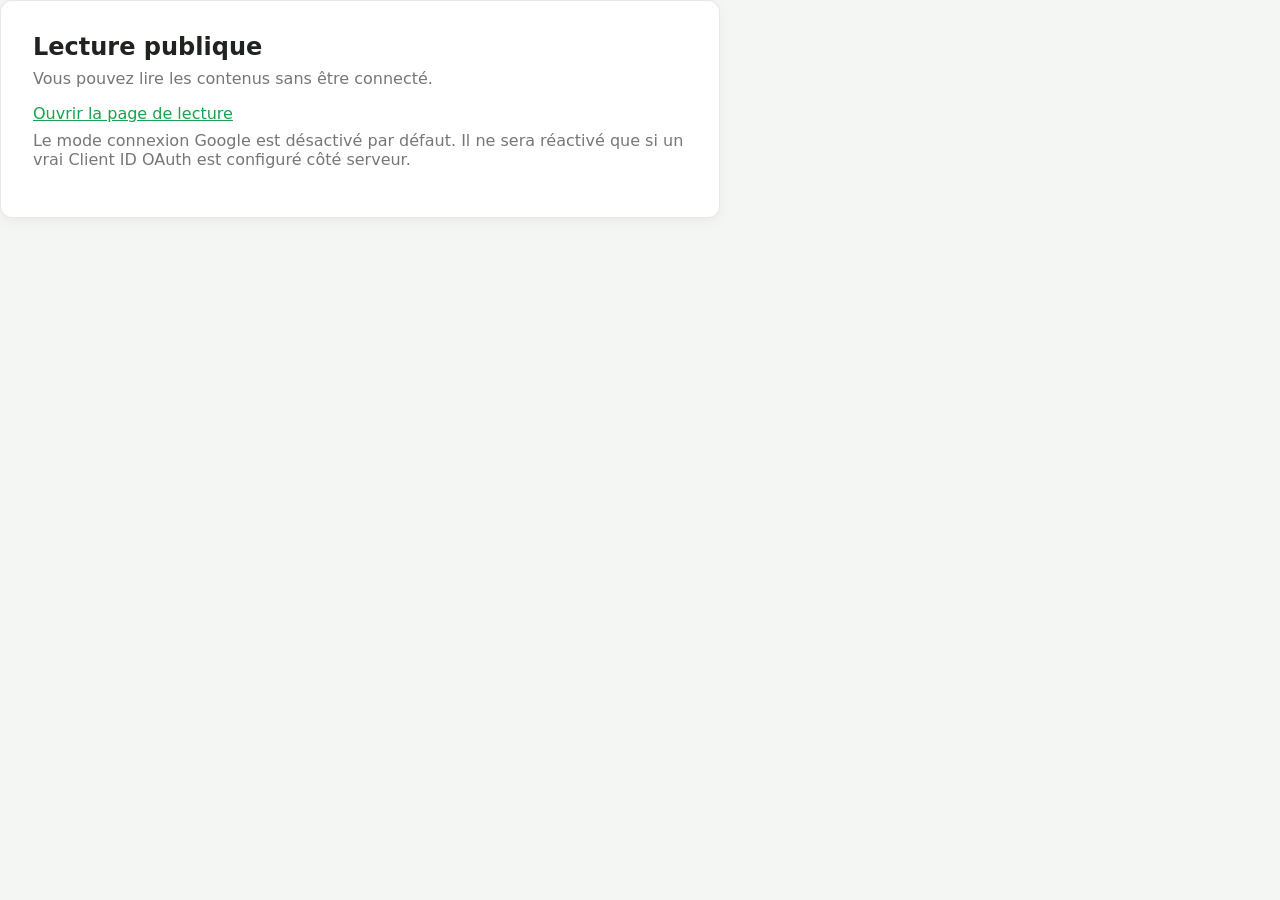
<file: html/index.html>
<!doctype html>
<html lang="fr-CM">
<head>
  <meta charset="utf-8">
  <meta name="viewport" content="width=device-width,initial-scale=1">
  <title>Carretech — Lecture</title>
  <link rel="stylesheet" href="../css/index.css">
</head>
<body>
  <main class="container">
    <section class="card">
      <h1>Lecture publique</h1>
      <p>Vous pouvez lire les contenus sans être connecté.</p>

      <div class="actions">
        <a href="./es.html" class="primary-btn">Ouvrir la page de lecture</a>
      </div>

      <p class="note">Le mode connexion Google est désactivé par défaut. Il ne sera réactivé que si un vrai Client ID OAuth est configuré côté serveur.</p>
    </section>
  </main>

  <script src="https://accounts.google.com/gsi/client" async defer></script>
  <script src="../js/google-signin.js"></script>
</body>
</html>
</file>
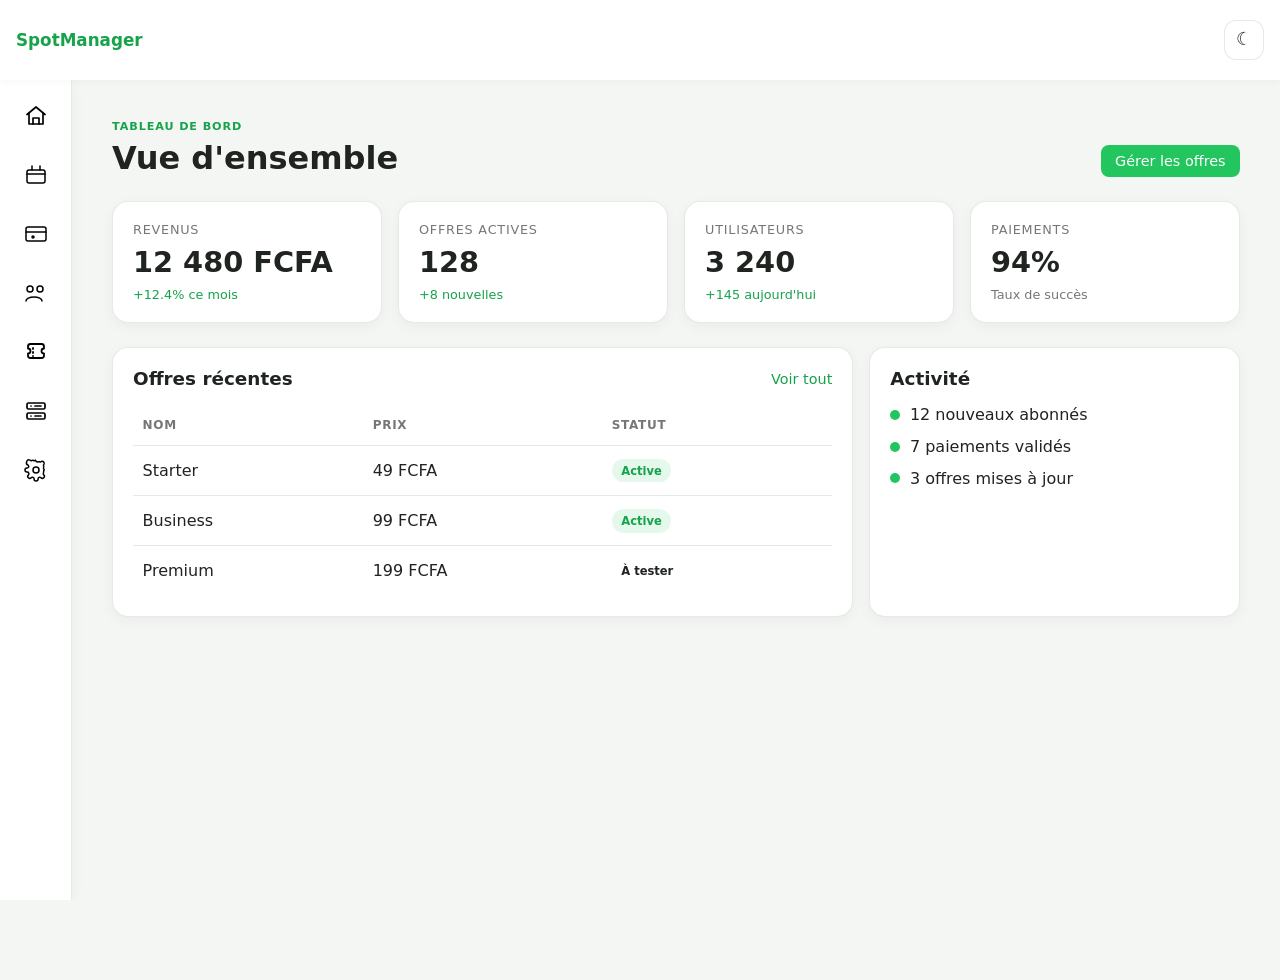
<file: html/accueil.html>
<!doctype html>
<html lang="fr-CM">
<head>
<meta charset="utf-8">
<meta name="viewport" content="width=device-width,initial-scale=1">
<title>Accueil</title>
<link rel="stylesheet" href="../css/index.css">
</head>
<body>
<header class="navbar">
<button id="nav-toggle" class="nav-toggle" aria-controls="sidebar" aria-expanded="false" aria-label="Menu">☰</button>
<div class="brand">
<span class="brand-text">SpotManager</span>
</div>
<div class="header-actions">
  <button id="theme-toggle" class="theme-toggle" type="button" aria-label="Basculer le thème" title="Basculer le thème">
    <span class="theme-icon" aria-hidden="true">☾</span>
  </button>
</div>
</header>

<div class="layout">
<aside id="sidebar" class="sidebar" aria-hidden="false">
<nav class="sidebar-nav" aria-label="Navigation principale">
<a href="accueil.html" class="nav-item" data-tooltip="Accueil" aria-label="Accueil">
<img class="icon" src="../images/icon-home.svg" alt="">
<span class="label">Accueil</span>
</a>
<a href="offres.html" class="nav-item" data-tooltip="Offres" aria-label="Offres">
<img class="icon" src="../images/icon-offers.svg" alt="">
<span class="label">Offres</span>
</a>
<a href="paiements.html" class="nav-item" data-tooltip="Paiements" aria-label="Paiements">
<img class="icon" src="../images/icon-payments.svg" alt="">
<span class="label">Paiements</span>
</a>
<a href="utilisateurs.html" class="nav-item" data-tooltip="Utilisateurs" aria-label="Utilisateurs">
<img class="icon" src="../images/icon-users.svg" alt="">
<span class="label">Utilisateurs</span>
</a>
<a href="tickets.html" class="nav-item" data-tooltip="Tickets" aria-label="Tickets">
<img class="icon" src="../images/icon-tickets.svg" alt="">
<span class="label">Tickets</span>
</a>
<a href="admin.html" class="nav-item" data-tooltip="Réseau" aria-label="Réseau">
<img class="icon" src="../images/icon-network.svg" alt="">
<span class="label">Réseau</span>
</a>
<a href="parametres.html" class="nav-item" data-tooltip="Paramètres" aria-label="Paramètres">
<img class="icon" src="../images/icon-settings.svg" alt="">
<span class="label">Paramètres</span>
</a>
</nav>
</aside>

<main class="content">
  <section class="dashboard-header">
    <div>
      <p class="eyebrow">Tableau de bord</p>
      <h1>Vue d'ensemble</h1>
    </div>
    <a href="offres.html" class="button-primary small">Gérer les offres</a>
  </section>

  <section class="stats-grid">
    <article class="stat-card">
      <span class="stat-label">Revenus</span>
      <strong class="stat-value">12 480 FCFA</strong>
      <span class="stat-trend positive">+12.4% ce mois</span>
    </article>
    <article class="stat-card">
      <span class="stat-label">Offres actives</span>
      <strong class="stat-value">128</strong>
      <span class="stat-trend positive">+8 nouvelles</span>
    </article>
    <article class="stat-card">
      <span class="stat-label">Utilisateurs</span>
      <strong class="stat-value">3 240</strong>
      <span class="stat-trend positive">+145 aujourd'hui</span>
    </article>
    <article class="stat-card">
      <span class="stat-label">Paiements</span>
      <strong class="stat-value">94%</strong>
      <span class="stat-trend neutral">Taux de succès</span>
    </article>
  </section>

  <section class="dashboard-grid">
    <article class="panel panel-wide">
      <div class="panel-header">
        <h2>Offres récentes</h2>
        <a href="offres.html">Voir tout</a>
      </div>
      <table>
        <thead>
          <tr>
            <th>Nom</th>
            <th>Prix</th>
            <th>Statut</th>
          </tr>
        </thead>
        <tbody>
          <tr>
            <td>Starter</td>
            <td>49 FCFA</td>
            <td><span class="badge success">Active</span></td>
          </tr>
          <tr>
            <td>Business</td>
            <td>99 FCFA</td>
            <td><span class="badge success">Active</span></td>
          </tr>
          <tr>
            <td>Premium</td>
            <td>199 FCFA</td>
            <td><span class="badge warning">À tester</span></td>
          </tr>
        </tbody>
      </table>
    </article>

    <article class="panel">
      <div class="panel-header">
        <h2>Activité</h2>
      </div>
      <ul class="activity-list">
        <li><span class="dot blue"></span> 12 nouveaux abonnés</li>
        <li><span class="dot green"></span> 7 paiements validés</li>
        <li><span class="dot orange"></span> 3 offres mises à jour</li>
      </ul>
    </article>
  </section>
</main>
</div>

<div id="overlay" class="overlay" hidden></div>
<script src="../js/ui.js"></script>
</body>
</html>
</file>
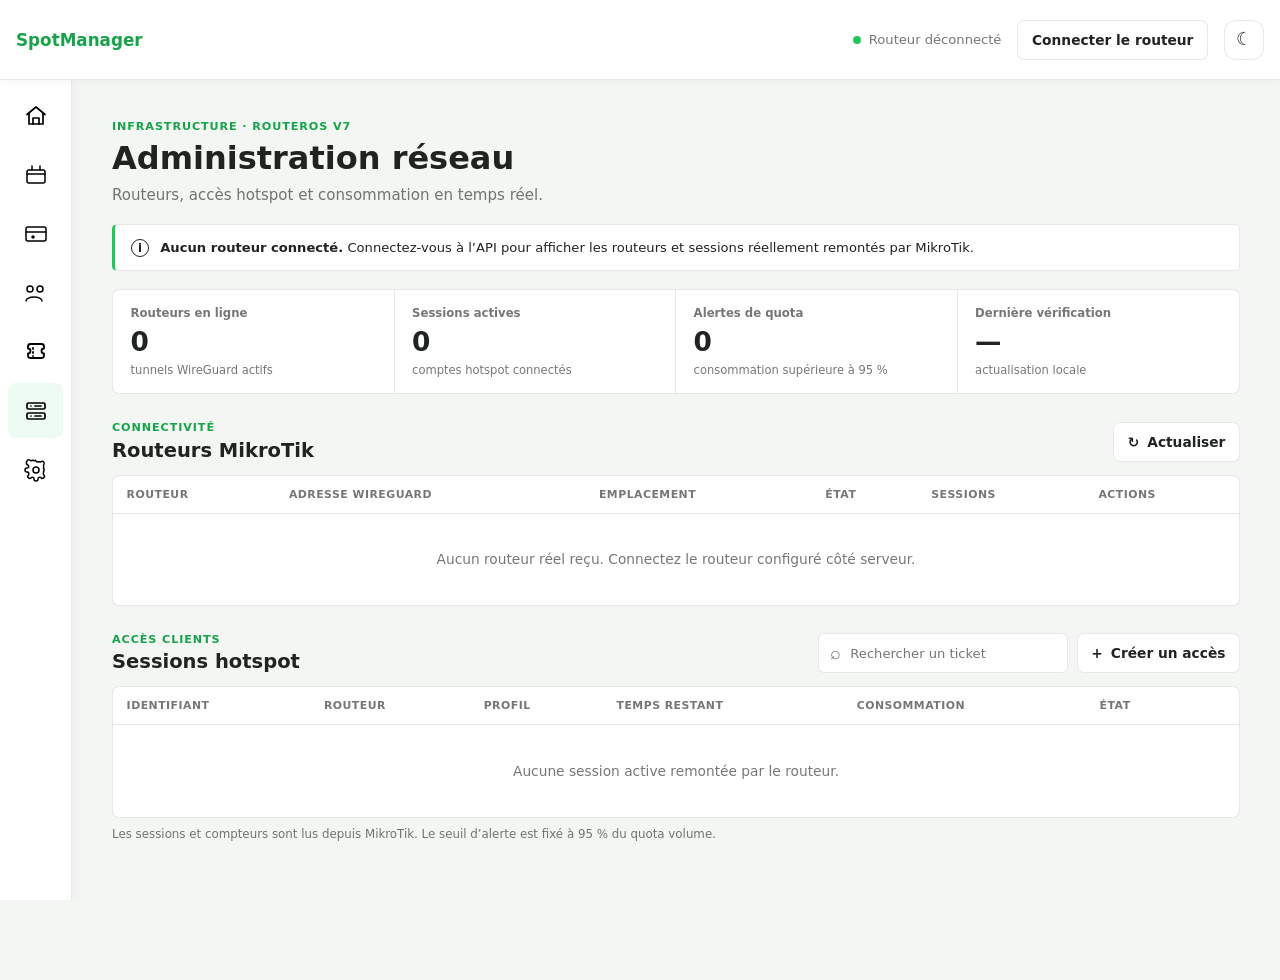
<file: html/admin.html>
<!doctype html>
<html lang="fr-CM">
<head>
  <meta charset="utf-8">
  <meta name="viewport" content="width=device-width,initial-scale=1">
  <title>SpotManager — Administration réseau</title>
  <link rel="stylesheet" href="../css/index.css">
  <link rel="stylesheet" href="../css/admin.css">
</head>
<body class="network-page">
  <header class="navbar">
    <button id="nav-toggle" class="nav-toggle" aria-controls="sidebar" aria-expanded="false" aria-label="Menu">☰</button>
    <div class="brand"><span class="brand-text">SpotManager</span></div>
    <div class="header-actions">
      <span class="admin-mode" id="connection-state"><span class="mode-dot"></span> Mode démonstration</span>
      <button class="admin-button secondary-button" id="connect-router-open" type="button">Connecter le routeur</button>
      <button class="admin-button secondary-button" id="disconnect-router" type="button" hidden>Déconnexion</button>
      <button id="theme-toggle" class="theme-toggle" type="button" aria-label="Basculer le thème" title="Basculer le thème">
        <span class="theme-icon" aria-hidden="true">☾</span>
      </button>
    </div>
  </header>

  <div class="layout">
    <aside id="sidebar" class="sidebar" aria-hidden="false">
      <nav class="sidebar-nav" aria-label="Navigation principale">
        <a href="accueil.html" class="nav-item" data-tooltip="Accueil" aria-label="Accueil"><img class="icon" src="../images/icon-home.svg" alt=""><span class="label">Accueil</span></a>
        <a href="offres.html" class="nav-item" data-tooltip="Offres" aria-label="Offres"><img class="icon" src="../images/icon-offers.svg" alt=""><span class="label">Offres</span></a>
        <a href="paiements.html" class="nav-item" data-tooltip="Paiements" aria-label="Paiements"><img class="icon" src="../images/icon-payments.svg" alt=""><span class="label">Paiements</span></a>
        <a href="utilisateurs.html" class="nav-item" data-tooltip="Utilisateurs" aria-label="Utilisateurs"><img class="icon" src="../images/icon-users.svg" alt=""><span class="label">Utilisateurs</span></a>
        <a href="tickets.html" class="nav-item" data-tooltip="Tickets" aria-label="Tickets"><img class="icon" src="../images/icon-tickets.svg" alt=""><span class="label">Tickets</span></a>
        <a href="admin.html" class="nav-item active" data-tooltip="Réseau" aria-label="Réseau" aria-current="page"><img class="icon" src="../images/icon-network.svg" alt=""><span class="label">Réseau</span></a>
        <a href="parametres.html" class="nav-item" data-tooltip="Paramètres" aria-label="Paramètres"><img class="icon" src="../images/icon-settings.svg" alt=""><span class="label">Paramètres</span></a>
      </nav>
    </aside>

    <main class="content admin-content">
      <section class="page-header admin-heading">
        <div>
          <p class="eyebrow">Infrastructure · RouterOS v7</p>
          <h1>Administration réseau</h1>
          <p class="heading-note">Routeurs, accès hotspot et consommation en temps réel.</p>
        </div>
      </section>

      <div class="demo-notice" id="demo-notice" role="status">
        <span class="notice-mark" aria-hidden="true">i</span>
        <p><strong>Aucun routeur connecté.</strong> Connectez-vous à l’API pour afficher les routeurs et sessions réellement remontés par MikroTik.</p>
      </div>

      <section class="network-stats" aria-label="État du réseau">
        <article class="network-stat"><span class="stat-kicker">Routeurs en ligne</span><strong id="online-count">—</strong><span class="stat-caption">tunnels WireGuard actifs</span></article>
        <article class="network-stat"><span class="stat-kicker">Sessions actives</span><strong id="session-count">—</strong><span class="stat-caption">comptes hotspot connectés</span></article>
        <article class="network-stat alert-stat"><span class="stat-kicker">Alertes de quota</span><strong id="alert-count">—</strong><span class="stat-caption">consommation supérieure à 95 %</span></article>
        <article class="network-stat"><span class="stat-kicker">Dernière vérification</span><strong id="last-check">—</strong><span class="stat-caption">actualisation locale</span></article>
      </section>

      <section class="admin-section" aria-labelledby="routers-title">
        <div class="section-heading admin-section-heading">
          <div><p class="eyebrow">Connectivité</p><h2 id="routers-title">Routeurs MikroTik</h2></div>
          <button class="admin-button secondary-button" id="refresh-network" type="button" title="Actualiser depuis MikroTik"><span aria-hidden="true">↻</span> Actualiser</button>
        </div>
        <div class="table-frame">
          <table class="admin-table" id="router-table">
            <thead><tr><th>Routeur</th><th>Adresse WireGuard</th><th>Emplacement</th><th>État</th><th>Sessions</th><th>Actions</th></tr></thead>
            <tbody id="router-rows"></tbody>
          </table>
          <p class="empty-state" id="router-empty" hidden>Aucun routeur réel reçu. Connectez le routeur configuré côté serveur.</p>
        </div>
      </section>

      <section class="admin-section sessions-section" aria-labelledby="sessions-title">
        <div class="section-heading admin-section-heading">
          <div><p class="eyebrow">Accès clients</p><h2 id="sessions-title">Sessions hotspot</h2></div>
          <div class="session-tools">
            <label class="search-field" for="session-search"><span aria-hidden="true">⌕</span><input id="session-search" type="search" placeholder="Rechercher un ticket" autocomplete="off"></label>
            <button class="admin-button secondary-button" id="create-access-open" type="button"><span aria-hidden="true">+</span> Créer un accès</button>
          </div>
        </div>
        <div class="table-frame">
          <table class="admin-table session-table">
            <thead><tr><th>Identifiant</th><th>Routeur</th><th>Profil</th><th>Temps restant</th><th>Consommation</th><th>État</th><th></th></tr></thead>
            <tbody id="session-rows"></tbody>
          </table>
          <p class="empty-state" id="session-empty" hidden>Aucune session ne correspond à cette recherche.</p>
        </div>
        <p class="table-footnote">Les sessions et compteurs sont lus depuis MikroTik. Le seuil d’alerte est fixé à 95 % du quota volume.</p>
      </section>
    </main>
  </div>

  <dialog class="admin-dialog" id="access-dialog" aria-labelledby="access-dialog-title">
    <form id="access-form" method="dialog">
      <div class="dialog-heading"><div><p class="eyebrow">Hotspot</p><h2 id="access-dialog-title">Créer un accès</h2></div><button class="icon-button" type="button" data-close-dialog aria-label="Fermer">×</button></div>
      <label>Identifiant du ticket<input name="username" required maxlength="40" autocomplete="off" placeholder="ticket4821"></label>
      <label>Mot de passe du ticket<input name="password" required minlength="4" maxlength="64" autocomplete="new-password" placeholder="Mot de passe remis au client"></label>
      <div class="form-grid"><label>Routeur<select name="routerId" id="access-router" required></select></label><label>Profil<select name="profile"><option value="offre-100F">100 FCFA — offre-100F</option><option value="offre-250F">250 FCFA — offre-250F</option><option value="offre-500F">500 FCFA — offre-500F</option></select></label></div>
      <div class="form-grid"><label>Durée<input name="duration" required placeholder="1d"></label><label>Quota volume<input name="quota" required placeholder="500M"></label></div>
      <p class="form-hint">Le compte sera créé directement sur le routeur connecté. En production, déclenchez cette opération après validation du paiement.</p>
      <div class="dialog-actions"><button class="admin-button secondary-button" type="button" data-close-dialog>Annuler</button><button class="admin-button primary-button" type="submit">Créer l’accès</button></div>
    </form>
  </dialog>

  <dialog class="admin-dialog" id="connect-dialog" aria-labelledby="connect-dialog-title">
    <form id="connect-form" method="dialog">
      <div class="dialog-heading"><div><p class="eyebrow">Accès protégé</p><h2 id="connect-dialog-title">Connexion au routeur</h2></div><button class="icon-button" type="button" data-close-dialog aria-label="Fermer">×</button></div>
      <label>Jeton administrateur<input name="token" type="password" required autocomplete="current-password" placeholder="Jeton défini dans config.local.php"></label>
      <p class="form-hint">Le jeton est gardé uniquement en mémoire de session dans ce navigateur. Le mot de passe MikroTik reste côté serveur.</p>
      <div class="dialog-actions"><button class="admin-button secondary-button" type="button" data-close-dialog>Annuler</button><button class="admin-button primary-button" type="submit">Se connecter</button></div>
    </form>
  </dialog>

  <div id="toast" class="admin-toast" role="status" aria-live="polite"></div>
  <div id="overlay" class="overlay" hidden></div>
  <script src="../js/ui.js"></script>
  <script src="../js/admin.js"></script>
</body>
</html>
</file>
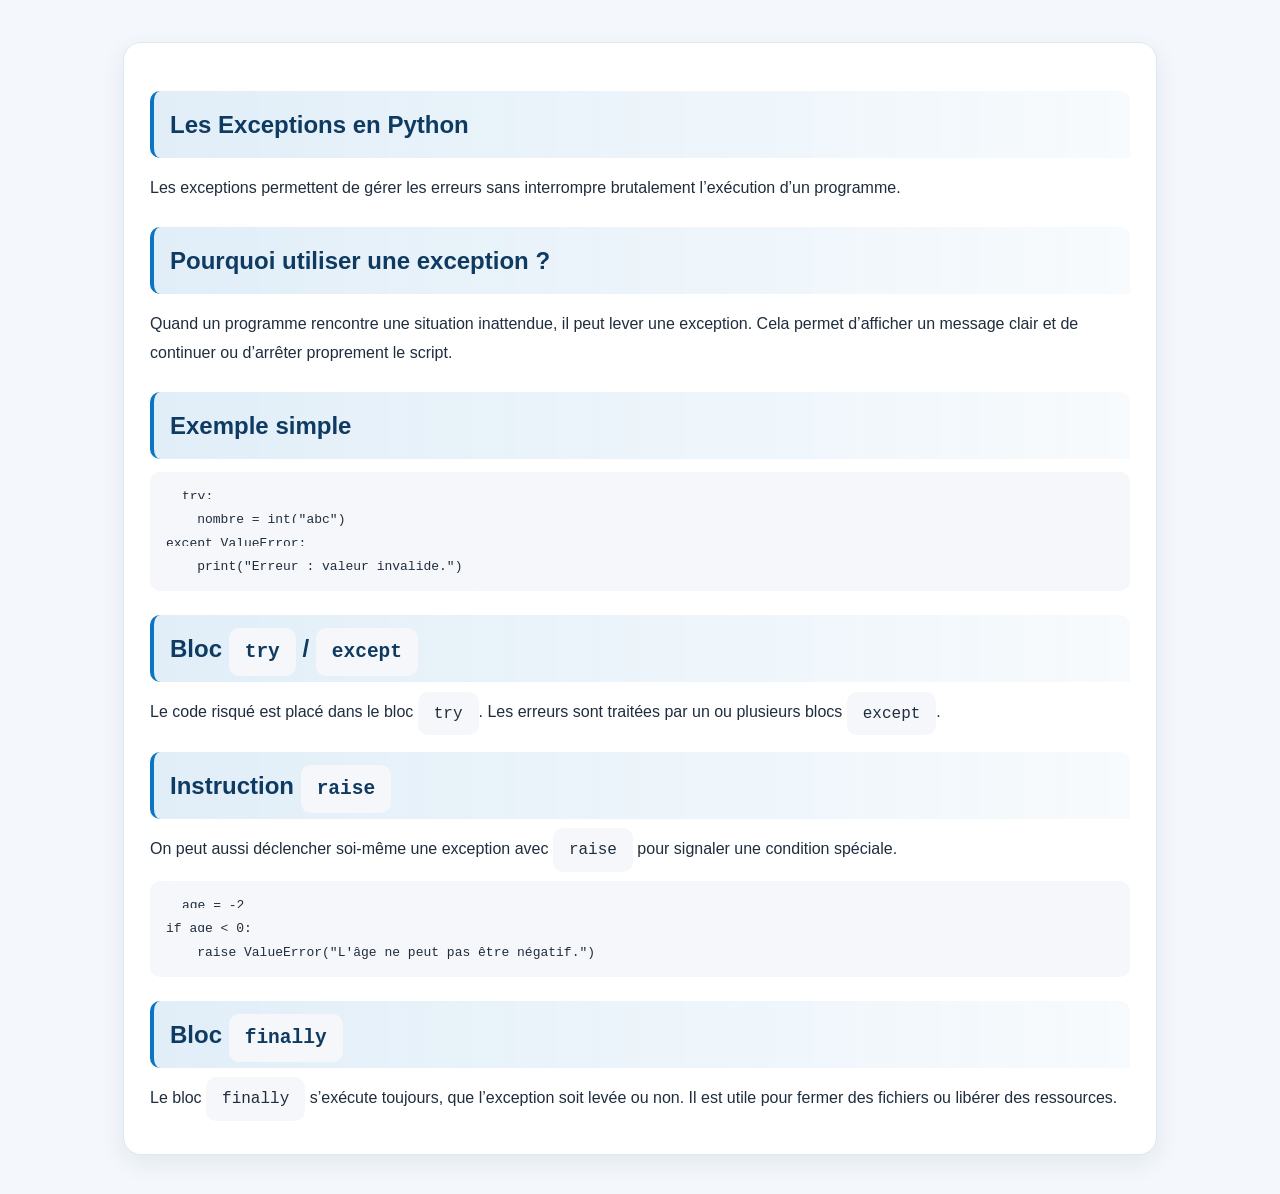
<file: html/les_exception.html>
<!DOCTYPE html>
<html lang="fr">
<head>
  <meta charset="UTF-8">
  <meta name="viewport" content="width=device-width, initial-scale=1.0">
  <title>Les Exceptions en Python</title>
  <style>
    /* --- petit rafraîchissement visuel de la page de lecture --- */
    body {
      background: #f4f7fb;
      margin: 0;
      font-family: Arial, Helvetica, sans-serif;
      color: #1f2d3d;
    }

    .site-content,
    .content-area,
    #primary {
      background: transparent;
    }

    .entry-content {
      background: #ffffff;
      border: 1px solid #dfe7f3;
      border-radius: 18px;
      box-shadow: 0 8px 24px rgba(15, 59, 98, 0.08);
      max-width: 980px;
      margin: 42px auto;
      padding: 1.5rem 1.6rem !important;
      line-height: 1.8;
    }

    .entry-content p,
    .entry-content li,
    .entry-content td,
    .entry-content th {
      color: #1f2d3d;
      font-size: 1rem;
    }

    .entry-content h1,
    .entry-content h2,
    .entry-content h3,
    .entry-content h4 {
      color: #0f3b62;
      background: linear-gradient(90deg, rgba(9,117,195,0.12), rgba(9,117,195,0.03));
      border-left: 4px solid #0975C3;
      border-radius: 10px 10px 0 10px;
      padding: 0.75rem 1rem;
      margin: 1.5rem 0 0.8rem 0;
    }

    .entry-content a {
      color: #0d67c2;
      text-decoration: none;
    }

    .entry-content a:hover {
      text-decoration: underline;
    }

    .entry-content blockquote,
    .def,
    .theo,
    .alert,
    .prop,
    .remark,
    .example,
    .quiz {
      box-shadow: 0 4px 12px rgba(15, 59, 98, 0.05);
    }

    .syntaxhighlighter,
    pre,
    code {
      border-radius: 10px;
      overflow-x: auto;
      background: #f5f7fa;
      padding: 0.8rem 1rem;
    }

    .entry-content img {
      border-radius: 12px;
      box-shadow: 0 10px 24px rgba(0, 0, 0, 0.08);
      max-width: 100%;
      height: auto;
      display: block;
    }

    @media (max-width: 768px) {
      .entry-content {
        padding: 1rem !important;
        border-radius: 12px;
        margin: 20px 12px;
      }

      .entry-content h1,
      .entry-content h2,
      .entry-content h3,
      .entry-content h4 {
        font-size: 1.2rem;
        padding: 0.65rem 0.8rem;
      }
    }
  </style>
</head>
<body>
  <main class="site-content" role="main">
    <article class="entry-content">
      <h1>Les Exceptions en Python</h1>

      <p>Les exceptions permettent de gérer les erreurs sans interrompre brutalement l’exécution d’un programme.</p>

      <h2>Pourquoi utiliser une exception ?</h2>
      <p>Quand un programme rencontre une situation inattendue, il peut lever une exception. Cela permet d’afficher un message clair et de continuer ou d’arrêter proprement le script.</p>

      <h2>Exemple simple</h2>
      <pre><code>try:
    nombre = int("abc")
except ValueError:
    print("Erreur : valeur invalide.")</code></pre>

      <h2>Bloc <code>try</code> / <code>except</code></h2>
      <p>Le code risqué est placé dans le bloc <code>try</code>. Les erreurs sont traitées par un ou plusieurs blocs <code>except</code>.</p>

      <h2>Instruction <code>raise</code></h2>
      <p>On peut aussi déclencher soi-même une exception avec <code>raise</code> pour signaler une condition spéciale.</p>

      <pre><code>age = -2
if age &lt; 0:
    raise ValueError("L'âge ne peut pas être négatif.")</code></pre>

      <h2>Bloc <code>finally</code></h2>
      <p>Le bloc <code>finally</code> s’exécute toujours, que l’exception soit levée ou non. Il est utile pour fermer des fichiers ou libérer des ressources.</p>
    </article>
  </main>
</body>
</html>
</file>
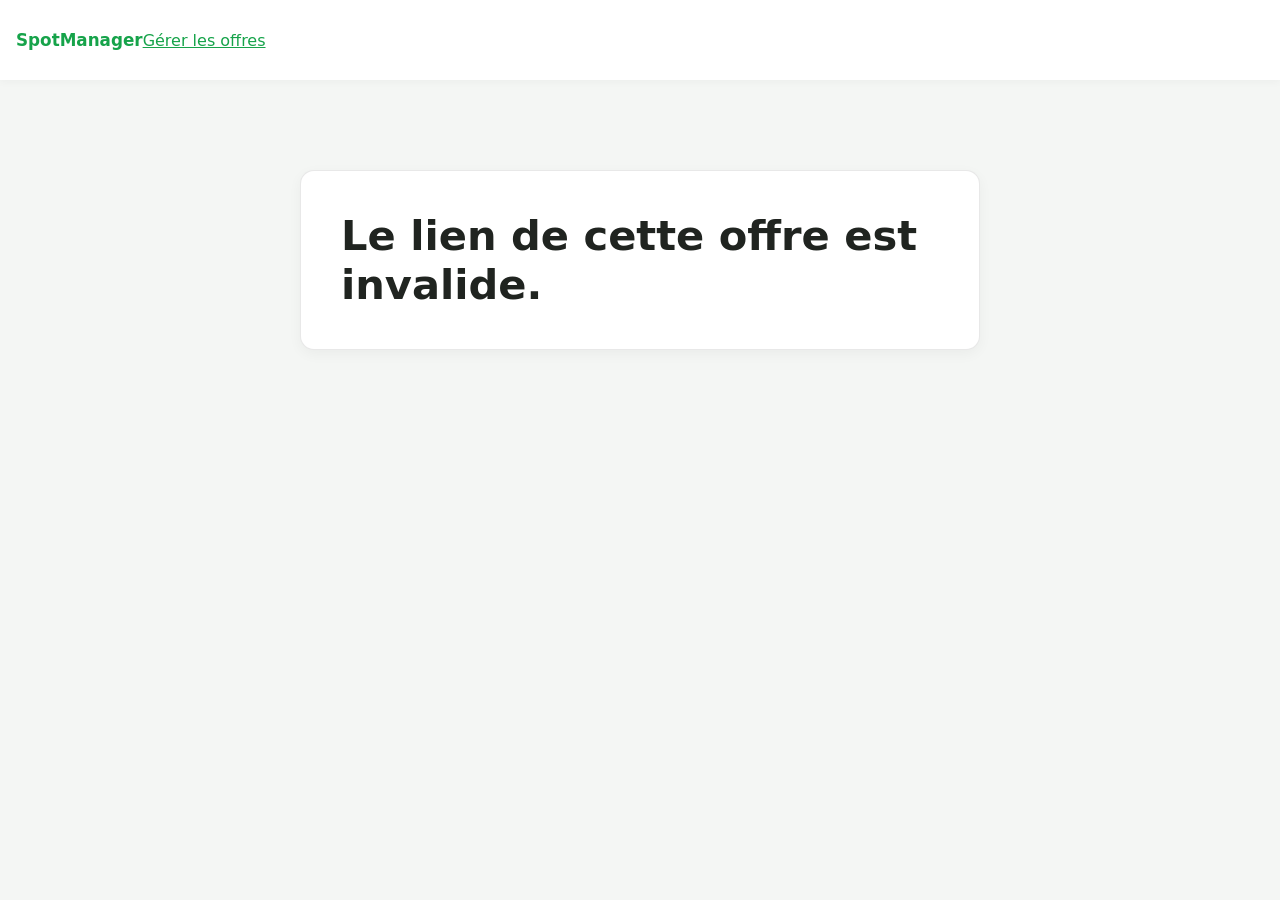
<file: html/offre.html>
<!doctype html>
<html lang="fr-CM">
<head>
  <meta charset="utf-8">
  <meta name="viewport" content="width=device-width,initial-scale=1">
  <title>Offre WiFi · SpotManager</title>
  <link rel="stylesheet" href="../css/index.css">
  <style>
    .public-offer-page{width:min(680px,calc(100% - 32px));margin:clamp(2rem,10vh,6rem) auto}
    .public-offer-card{padding:clamp(1.5rem,5vw,2.5rem);border:1px solid var(--border);border-radius:14px;background:var(--card);box-shadow:var(--shadow)}
    .public-offer-brand{margin:0 0 1.5rem;color:var(--muted);font-size:.82rem;font-weight:700;letter-spacing:.06em;text-transform:uppercase}
    .public-offer-card h1{margin:0;font-size:clamp(1.8rem,5vw,2.6rem)}
    .public-offer-price{margin:1.1rem 0;font-size:2.4rem;font-weight:800;color:var(--accent)}
    .public-offer-details{display:flex;flex-wrap:wrap;gap:.6rem;margin:1.2rem 0 1.8rem}
    .public-offer-details span{padding:.5rem .7rem;border:1px solid var(--border);border-radius:7px;color:var(--text);font-size:.88rem}
    .public-offer-error{color:var(--text)}
  </style>
</head>
<body>
  <header class="navbar">
    <div class="brand"><span class="brand-text">SpotManager</span></div>
    <a href="offres.html">Gérer les offres</a>
  </header>
  <main id="public-offer" class="public-offer-page" aria-live="polite">
    <article class="public-offer-card">
      <p class="public-offer-brand">Forfait WiFi</p>
      <h1>Chargement de l’offre…</h1>
    </article>
  </main>
  <script src="../js/public-offer.js"></script>
</body>
</html>
</file>
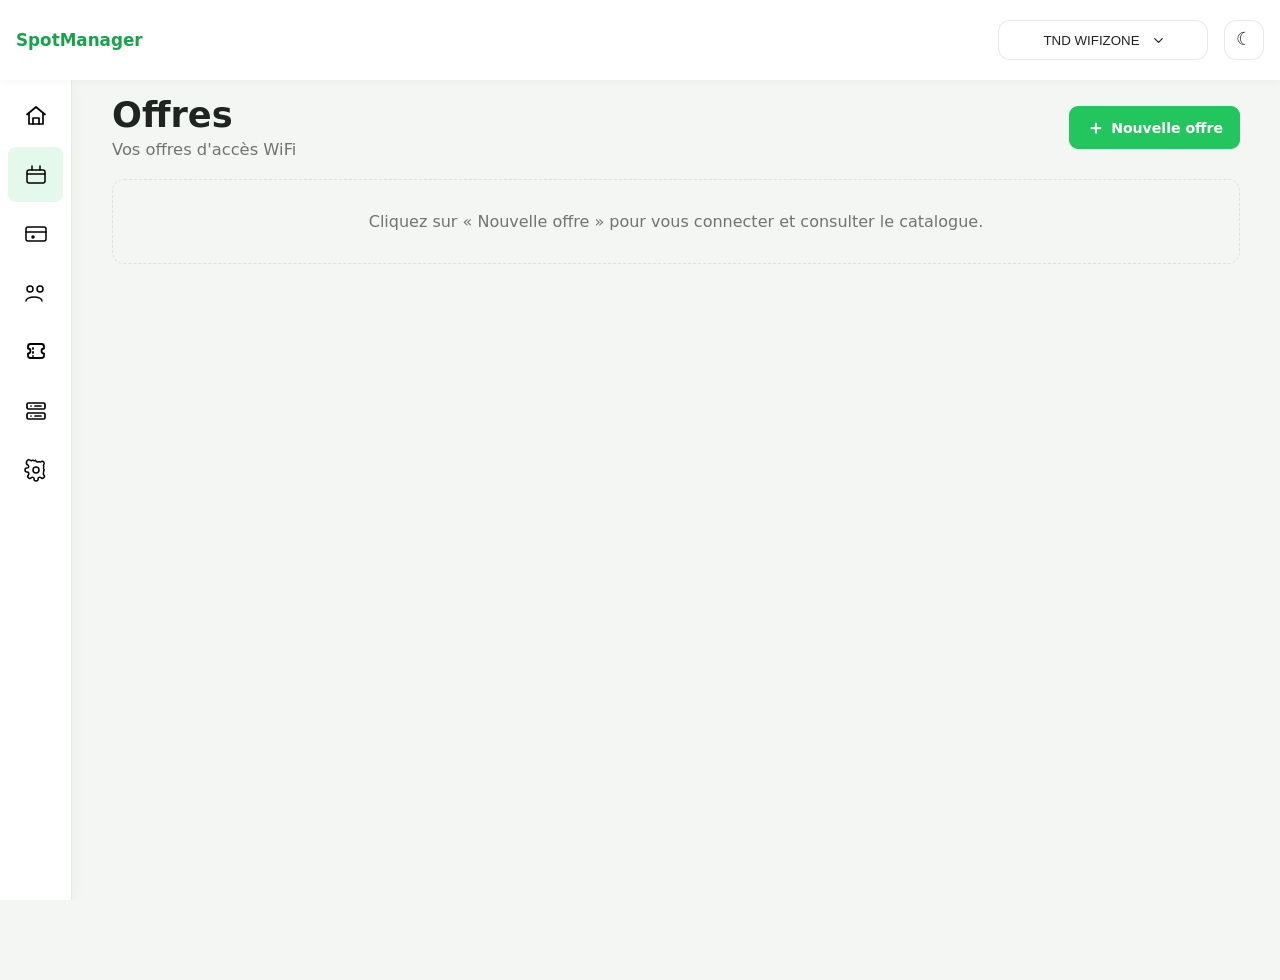
<file: html/offres.html>
<!doctype html>
<html lang="fr-CM">
<head>
<meta charset="utf-8">
<meta name="viewport" content="width=device-width,initial-scale=1">
<title>SpotManager — Offres</title>
<link rel="stylesheet" href="../css/index.css">
</head>
<body>
<header class="navbar">
  <button id="nav-toggle" class="nav-toggle" aria-controls="sidebar" aria-expanded="false" aria-label="Menu">☰</button>
  <div class="brand">
    <span class="brand-text">SpotManager</span>
  </div>
  <div class="header-actions">
    <button class="toolbar-select" type="button" aria-label="Sélectionner la zone">
      <span>TND WIFIZONE</span>
      <svg viewBox="0 0 24 24" aria-hidden="true"><path d="M6 9l6 6 6-6"/></svg>
    </button>

    <button id="theme-toggle" class="theme-toggle" type="button" aria-label="Basculer le thème" title="Basculer le thème">
      <span class="theme-icon" aria-hidden="true">☾</span>
    </button>
  </div>
</header>

<div class="layout">
  <aside id="sidebar" class="sidebar" aria-hidden="false">
    <nav class="sidebar-nav" aria-label="Navigation principale">
      <a href="accueil.html" class="nav-item" data-tooltip="Accueil" aria-label="Accueil">
        <img class="icon" src="../images/icon-home.svg" alt="">
        <span class="label">Accueil</span>
      </a>
      <a href="offres.html" class="nav-item active" data-tooltip="Offres" aria-label="Offres" aria-current="page">
        <img class="icon" src="../images/icon-offers.svg" alt="">
        <span class="label">Offres</span>
      </a>
      <a href="paiements.html" class="nav-item" data-tooltip="Paiements" aria-label="Paiements">
        <img class="icon" src="../images/icon-payments.svg" alt="">
        <span class="label">Paiements</span>
      </a>
      <a href="utilisateurs.html" class="nav-item" data-tooltip="Utilisateurs" aria-label="Utilisateurs">
        <img class="icon" src="../images/icon-users.svg" alt="">
        <span class="label">Utilisateurs</span>
      </a>
      <a href="tickets.html" class="nav-item" data-tooltip="Tickets" aria-label="Tickets">
        <img class="icon" src="../images/icon-tickets.svg" alt="">
        <span class="label">Tickets</span>
      </a>
      <a href="admin.html" class="nav-item" data-tooltip="Réseau" aria-label="Réseau">
      <img class="icon" src="../images/icon-network.svg" alt="">
      <span class="label">Réseau</span>
      </a>
      <a href="parametres.html" class="nav-item" data-tooltip="Paramètres" aria-label="Paramètres">
        <img class="icon" src="../images/icon-settings.svg" alt="">
        <span class="label">Paramètres</span>
      </a>
    </nav>
  </aside>

  <main class="content offers-page">
    <div class="offers-header-row">
      <div>
        <h1>Offres</h1>
        <p>Vos offres d'accès WiFi</p>
      </div>
      <button id="offer-create-open" class="offer-create-button" type="button">
        <span aria-hidden="true">＋</span> Nouvelle offre
      </button>
    </div>

    <div class="offer-grid" id="offer-grid" aria-live="polite" hidden>
      <article class="offer-item" data-offer-id="1">
        <div class="offer-header">
          <div class="offer-amount">100 FCFA</div>
          <div class="offer-actions">
            <button type="button" class="mini-action" data-action="copy" aria-label="Dupliquer">⧉</button>
            <button type="button" class="mini-action" data-action="edit" aria-label="Modifier">✎</button>
            <button type="button" class="mini-action" data-action="delete" aria-label="Supprimer">🗑</button>
          </div>
        </div>

        <div class="offer-status-row">
          <span class="status-text">Actif</span>
          <button type="button" class="offer-switch is-on" aria-label="Activer ou désactiver" aria-pressed="true">
            <span class="switch-thumb"></span>
          </button>
          <span class="portal-pill">Portal</span>
        </div>

        <div class="detail-row"><span class="detail-icon">◔</span> 1 jour</div>
        <div class="detail-row"><span class="detail-icon">◉</span> 2.0 GB</div>
        <div class="detail-row price-row"><span class="detail-icon">FCFA</span> 100 FCFA</div>
      </article>

      <article class="offer-item" data-offer-id="2">
        <div class="offer-header">
          <div class="offer-amount">150 FCFA</div>
          <div class="offer-actions">
            <button type="button" class="mini-action" data-action="copy" aria-label="Dupliquer">⧉</button>
            <button type="button" class="mini-action" data-action="edit" aria-label="Modifier">✎</button>
            <button type="button" class="mini-action" data-action="delete" aria-label="Supprimer">🗑</button>
          </div>
        </div>

        <div class="offer-status-row">
          <span class="status-text">Actif</span>
          <button type="button" class="offer-switch is-on" aria-label="Activer ou désactiver" aria-pressed="true">
            <span class="switch-thumb"></span>
          </button>
          <span class="portal-pill">Portal</span>
        </div>

        <div class="detail-row"><span class="detail-icon">◔</span> 1 jour</div>
        <div class="detail-row"><span class="detail-icon">◉</span> 3.0 GB</div>
        <div class="detail-row price-row"><span class="detail-icon">FCFA</span> 150 FCFA</div>
      </article>

      <article class="offer-item" data-offer-id="3">
        <div class="offer-header">
          <div class="offer-amount">200 FCFA</div>
          <div class="offer-actions">
            <button type="button" class="mini-action" data-action="copy" aria-label="Dupliquer">⧉</button>
            <button type="button" class="mini-action" data-action="edit" aria-label="Modifier">✎</button>
            <button type="button" class="mini-action" data-action="delete" aria-label="Supprimer">🗑</button>
          </div>
        </div>

        <div class="offer-status-row">
          <span class="status-text">Actif</span>
          <button type="button" class="offer-switch is-on" aria-label="Activer ou désactiver" aria-pressed="true">
            <span class="switch-thumb"></span>
          </button>
          <span class="portal-pill">Portal</span>
        </div>

        <div class="detail-row"><span class="detail-icon">◔</span> 1 jour</div>
        <div class="detail-row"><span class="detail-icon">◉</span> 5.0 GB</div>
        <div class="detail-row price-row"><span class="detail-icon">FCFA</span> 200 FCFA</div>
      </article>

      <article class="offer-item" data-offer-id="4">
        <div class="offer-header">
          <div class="offer-amount">250 FCFA</div>
          <div class="offer-actions">
            <button type="button" class="mini-action" data-action="copy" aria-label="Dupliquer">⧉</button>
            <button type="button" class="mini-action" data-action="edit" aria-label="Modifier">✎</button>
            <button type="button" class="mini-action" data-action="delete" aria-label="Supprimer">🗑</button>
          </div>
        </div>

        <div class="offer-status-row">
          <span class="status-text">Actif</span>
          <button type="button" class="offer-switch is-on" aria-label="Activer ou désactiver" aria-pressed="true">
            <span class="switch-thumb"></span>
          </button>
          <span class="portal-pill">Portal</span>
        </div>

        <div class="detail-row"><span class="detail-icon">◔</span> 1 jour</div>
        <div class="detail-row"><span class="detail-icon">◉</span> Illimité</div>
        <div class="detail-row price-row"><span class="detail-icon">FCFA</span> 250 FCFA</div>
      </article>

      <article class="offer-item" data-offer-id="5">
        <div class="offer-header">
          <div class="offer-amount">500 FCFA</div>
          <div class="offer-actions">
            <button type="button" class="mini-action" data-action="copy" aria-label="Dupliquer">⧉</button>
            <button type="button" class="mini-action" data-action="edit" aria-label="Modifier">✎</button>
            <button type="button" class="mini-action" data-action="delete" aria-label="Supprimer">🗑</button>
          </div>
        </div>

        <div class="offer-status-row">
          <span class="status-text">Actif</span>
          <button type="button" class="offer-switch is-on" aria-label="Activer ou désactiver" aria-pressed="true">
            <span class="switch-thumb"></span>
          </button>
          <span class="portal-pill">Portal</span>
        </div>

        <div class="detail-row"><span class="detail-icon">◔</span> 7 jours</div>
        <div class="detail-row"><span class="detail-icon">◉</span> 20.0 GB</div>
        <div class="detail-row price-row"><span class="detail-icon">FCFA</span> 500 FCFA</div>
      </article>

      <article class="offer-item" data-offer-id="6">
        <div class="offer-header">
          <div class="offer-amount">1 000 FCFA</div>
          <div class="offer-actions">
            <button type="button" class="mini-action" data-action="copy" aria-label="Dupliquer">⧉</button>
            <button type="button" class="mini-action" data-action="edit" aria-label="Modifier">✎</button>
            <button type="button" class="mini-action" data-action="delete" aria-label="Supprimer">🗑</button>
          </div>
        </div>

        <div class="offer-status-row">
          <span class="status-text">Actif</span>
          <button type="button" class="offer-switch is-on" aria-label="Activer ou désactiver" aria-pressed="true">
            <span class="switch-thumb"></span>
          </button>
          <span class="portal-pill">Portal</span>
        </div>

        <div class="detail-row"><span class="detail-icon">◔</span> 7 jours</div>
        <div class="detail-row"><span class="detail-icon">◉</span> 30.0 GB</div>
        <div class="detail-row price-row"><span class="detail-icon">FCFA</span> 1 000 FCFA</div>
      </article>

      <article class="offer-item" data-offer-id="7">
        <div class="offer-header">
          <div class="offer-amount">1 500 FCFA</div>
          <div class="offer-actions">
            <button type="button" class="mini-action" data-action="copy" aria-label="Dupliquer">⧉</button>
            <button type="button" class="mini-action" data-action="edit" aria-label="Modifier">✎</button>
            <button type="button" class="mini-action" data-action="delete" aria-label="Supprimer">🗑</button>
          </div>
        </div>

        <div class="offer-status-row">
          <span class="status-text">Actif</span>
          <button type="button" class="offer-switch is-on" aria-label="Activer ou désactiver" aria-pressed="true">
            <span class="switch-thumb"></span>
          </button>
          <span class="portal-pill">Portal</span>
        </div>

        <div class="detail-row"><span class="detail-icon">◔</span> 15 jours</div>
        <div class="detail-row"><span class="detail-icon">◉</span> 50.0 GB</div>
        <div class="detail-row price-row"><span class="detail-icon">FCFA</span> 1 500 FCFA</div>
      </article>

      <article class="offer-item" data-offer-id="8">
        <div class="offer-header">
          <div class="offer-amount">2 000 FCFA</div>
          <div class="offer-actions">
            <button type="button" class="mini-action" data-action="copy" aria-label="Dupliquer">⧉</button>
            <button type="button" class="mini-action" data-action="edit" aria-label="Modifier">✎</button>
            <button type="button" class="mini-action" data-action="delete" aria-label="Supprimer">🗑</button>
          </div>
        </div>

        <div class="offer-status-row">
          <span class="status-text">Actif</span>
          <button type="button" class="offer-switch is-on" aria-label="Activer ou désactiver" aria-pressed="true">
            <span class="switch-thumb"></span>
          </button>
          <span class="portal-pill">Portal</span>
        </div>

        <div class="detail-row"><span class="detail-icon">◔</span> 30 jours</div>
        <div class="detail-row"><span class="detail-icon">◉</span> 100.0 GB</div>
        <div class="detail-row price-row"><span class="detail-icon">FCFA</span> 2 000 FCFA</div>
      </article>

      <article class="offer-item" data-offer-id="9">
        <div class="offer-header">
          <div class="offer-amount">3 000 FCFA</div>
          <div class="offer-actions">
            <button type="button" class="mini-action" data-action="copy" aria-label="Dupliquer">⧉</button>
            <button type="button" class="mini-action" data-action="edit" aria-label="Modifier">✎</button>
            <button type="button" class="mini-action" data-action="delete" aria-label="Supprimer">🗑</button>
          </div>
        </div>

        <div class="offer-status-row">
          <span class="status-text">Actif</span>
          <button type="button" class="offer-switch is-on" aria-label="Activer ou désactiver" aria-pressed="true">
            <span class="switch-thumb"></span>
          </button>
          <span class="portal-pill">Portal</span>
        </div>

        <div class="detail-row"><span class="detail-icon">◔</span> 30 jours</div>
        <div class="detail-row"><span class="detail-icon">◉</span> Illimité</div>
        <div class="detail-row price-row"><span class="detail-icon">FCFA</span> 3 000 FCFA</div>
      </article>
    </div>
  </main>
</div>

<dialog class="offer-dialog" id="offers-auth-dialog" aria-labelledby="offers-auth-title">
  <form id="offers-auth-form">
    <div class="offer-dialog-heading">
      <div>
        <p class="offer-dialog-kicker">Accès protégé</p>
        <h2 id="offers-auth-title">Connexion administrateur</h2>
      </div>
      <button class="offer-dialog-close" type="button" data-close-auth-dialog aria-label="Fermer">×</button>
    </div>
    <label class="offer-token-field">Jeton administrateur
      <input name="token" type="password" required autocomplete="current-password">
    </label>
    <p class="offer-form-error" id="offers-auth-error" role="alert" hidden></p>
    <p class="offer-form-note">Utilisez le jeton défini dans le fichier config.local.php du serveur.</p>
    <div class="offer-dialog-actions">
      <button class="offer-form-button secondary" type="button" data-close-auth-dialog>Annuler</button>
      <button class="offer-form-button primary" type="submit">Se connecter</button>
    </div>
  </form>
</dialog>

<dialog class="offer-dialog" id="offer-dialog" aria-labelledby="offer-dialog-title">
  <form id="offer-form" novalidate>
    <div class="offer-dialog-heading">
      <div>
        <p class="offer-dialog-kicker">Forfait WiFi</p>
        <h2 id="offer-dialog-title">Nouvelle offre</h2>
      </div>
      <button class="offer-dialog-close" type="button" data-close-offer-dialog aria-label="Fermer">×</button>
    </div>
    <div class="offer-form-grid">
      <label>Prix (FCFA)
        <input name="price" type="number" min="1" step="1" required inputmode="numeric">
      </label>
      <label>Durée (jours)
        <input name="durationDays" type="number" min="1" step="1" required inputmode="numeric">
      </label>
      <label class="offer-quota-field">Volume (GB)
        <input name="quotaGb" type="number" min="0.1" step="0.1" inputmode="decimal">
      </label>
      <label class="offer-unlimited">
        <input name="unlimited" type="checkbox">
        Volume illimité
      </label>
    </div>
    <label class="offer-active">
      <input name="active" type="checkbox" checked>
      Offre active
    </label>
    <p class="offer-form-error" id="offer-form-error" role="alert" hidden></p>
    <p class="offer-form-note">Les offres ayant le même prix, la même durée et le même volume ne peuvent pas être enregistrées deux fois.</p>
    <div class="offer-dialog-actions">
      <button class="offer-form-button secondary" type="button" data-close-offer-dialog>Annuler</button>
      <button class="offer-form-button primary" type="submit">Enregistrer</button>
    </div>
  </form>
</dialog>
<div class="offer-toast" id="offer-toast" role="status" aria-live="polite"></div>

<script src="../js/ui.js"></script>
<script src="../js/offers.js"></script>
</body>
</html>
</file>
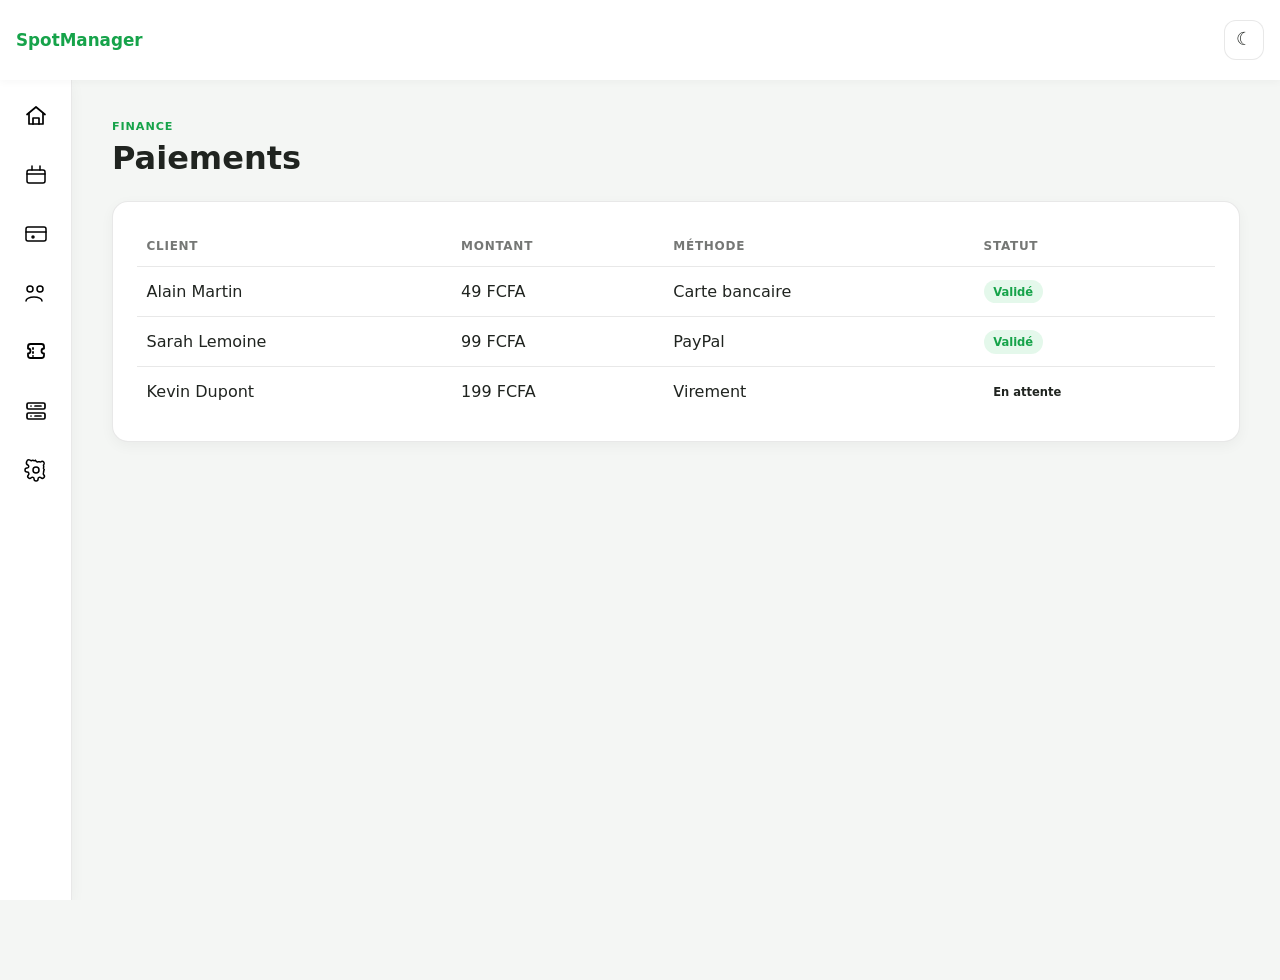
<file: html/paiements.html>
<!doctype html>
<html lang="fr-CM">
<head>
<meta charset="utf-8">
<meta name="viewport" content="width=device-width,initial-scale=1">
<title>SpotManager — Paiements</title>
<link rel="stylesheet" href="../css/index.css">
</head>
<body>
<header class="navbar">
  <button id="nav-toggle" class="nav-toggle" aria-controls="sidebar" aria-expanded="false" aria-label="Menu">☰</button>
  <div class="brand">
    <span class="brand-text">SpotManager</span>
  </div>
  <div class="header-actions">
    <button id="theme-toggle" class="theme-toggle" type="button" aria-label="Basculer le thème" title="Basculer le thème">
      <span class="theme-icon" aria-hidden="true">☾</span>
    </button>
  </div>
</header>

<div class="layout">
  <aside id="sidebar" class="sidebar" aria-hidden="false">
    <nav class="sidebar-nav" aria-label="Navigation principale">
      <a href="accueil.html" class="nav-item" data-tooltip="Accueil" aria-label="Accueil">
        <img class="icon" src="../images/icon-home.svg" alt="">
        <span class="label">Accueil</span>
      </a>
      <a href="offres.html" class="nav-item" data-tooltip="Offres" aria-label="Offres">
        <img class="icon" src="../images/icon-offers.svg" alt="">
        <span class="label">Offres</span>
      </a>
      <a href="paiements.html" class="nav-item" data-tooltip="Paiements" aria-label="Paiements">
        <img class="icon" src="../images/icon-payments.svg" alt="">
        <span class="label">Paiements</span>
      </a>
      <a href="utilisateurs.html" class="nav-item" data-tooltip="Utilisateurs" aria-label="Utilisateurs">
        <img class="icon" src="../images/icon-users.svg" alt="">
        <span class="label">Utilisateurs</span>
      </a>
      <a href="tickets.html" class="nav-item" data-tooltip="Tickets" aria-label="Tickets">
        <img class="icon" src="../images/icon-tickets.svg" alt="">
        <span class="label">Tickets</span>
      </a>
      <a href="admin.html" class="nav-item" data-tooltip="Réseau" aria-label="Réseau">
      <img class="icon" src="../images/icon-network.svg" alt="">
      <span class="label">Réseau</span>
      </a>
      <a href="parametres.html" class="nav-item" data-tooltip="Paramètres" aria-label="Paramètres">
        <img class="icon" src="../images/icon-settings.svg" alt="">
        <span class="label">Paramètres</span>
      </a>
    </nav>
  </aside>

  <main class="content">
    <section class="page-header">
      <div>
        <p class="eyebrow">Finance</p>
        <h1>Paiements</h1>
      </div>
    </section>

    <section class="panel page-panel">
      <table>
        <thead>
          <tr>
            <th>Client</th>
            <th>Montant</th>
            <th>Méthode</th>
            <th>Statut</th>
          </tr>
        </thead>
        <tbody>
          <tr>
            <td>Alain Martin</td>
            <td>49 FCFA</td>
            <td>Carte bancaire</td>
            <td><span class="badge success">Validé</span></td>
          </tr>
          <tr>
            <td>Sarah Lemoine</td>
            <td>99 FCFA</td>
            <td>PayPal</td>
            <td><span class="badge success">Validé</span></td>
          </tr>
          <tr>
            <td>Kevin Dupont</td>
            <td>199 FCFA</td>
            <td>Virement</td>
            <td><span class="badge warning">En attente</span></td>
          </tr>
        </tbody>
      </table>
    </section>
  </main>
</div>

<script src="../js/ui.js"></script>
</body>
</html>
</file>
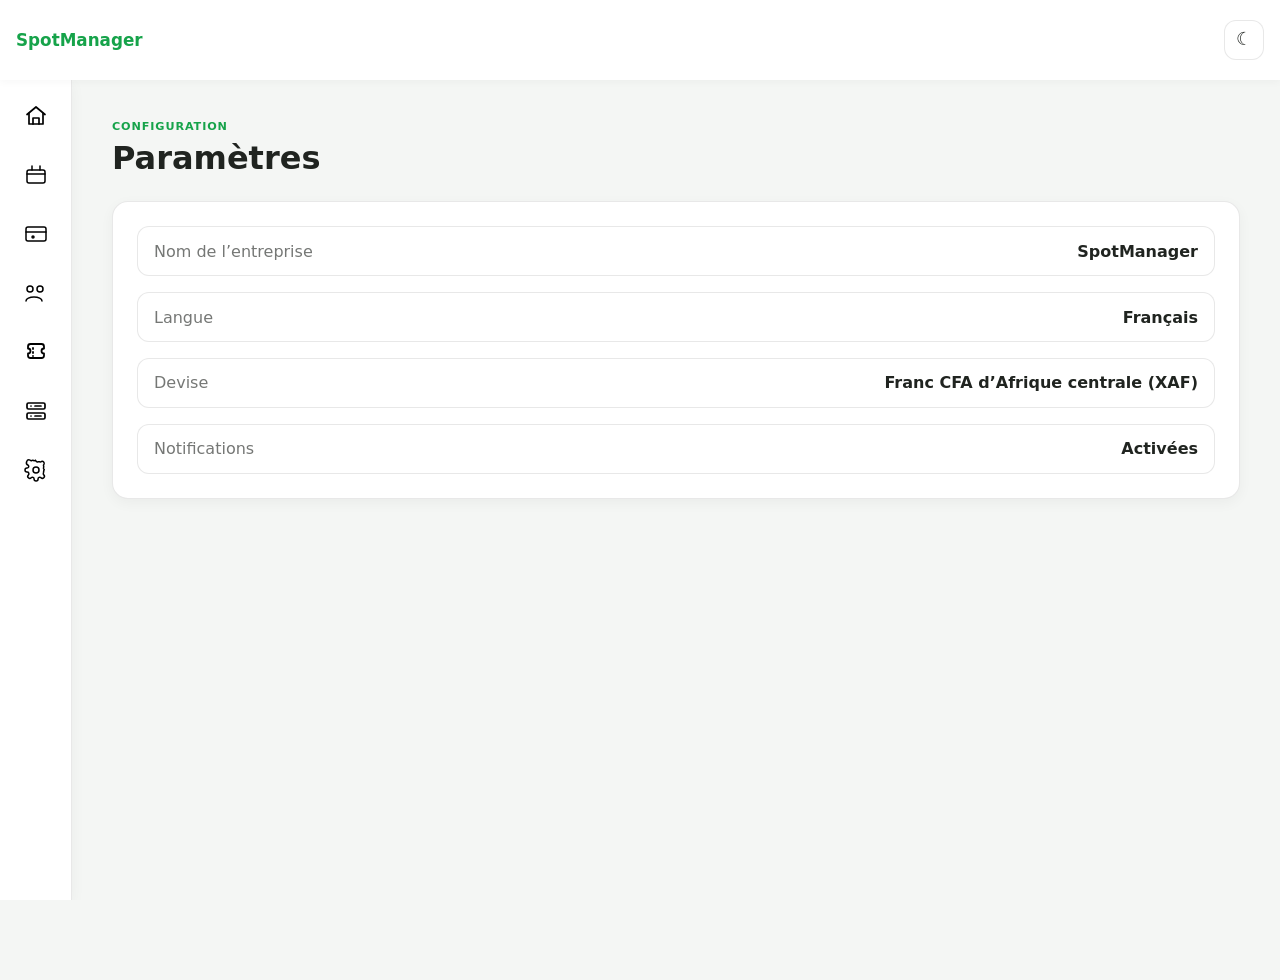
<file: html/parametres.html>
<!doctype html>
<html lang="fr-CM">
<head>
<meta charset="utf-8">
<meta name="viewport" content="width=device-width,initial-scale=1">
<title>SpotManager — Paramètres</title>
<link rel="stylesheet" href="../css/index.css">
</head>
<body>
<header class="navbar">
  <button id="nav-toggle" class="nav-toggle" aria-controls="sidebar" aria-expanded="false" aria-label="Menu">☰</button>
  <div class="brand">
    <span class="brand-text">SpotManager</span>
  </div>
  <div class="header-actions">
    <button id="theme-toggle" class="theme-toggle" type="button" aria-label="Basculer le thème" title="Basculer le thème">
      <span class="theme-icon" aria-hidden="true">☾</span>
    </button>
  </div>
</header>

<div class="layout">
  <aside id="sidebar" class="sidebar" aria-hidden="false">
    <nav class="sidebar-nav" aria-label="Navigation principale">
      <a href="accueil.html" class="nav-item" data-tooltip="Accueil" aria-label="Accueil">
        <img class="icon" src="../images/icon-home.svg" alt="">
        <span class="label">Accueil</span>
      </a>
      <a href="offres.html" class="nav-item" data-tooltip="Offres" aria-label="Offres">
        <img class="icon" src="../images/icon-offers.svg" alt="">
        <span class="label">Offres</span>
      </a>
      <a href="paiements.html" class="nav-item" data-tooltip="Paiements" aria-label="Paiements">
        <img class="icon" src="../images/icon-payments.svg" alt="">
        <span class="label">Paiements</span>
      </a>
      <a href="utilisateurs.html" class="nav-item" data-tooltip="Utilisateurs" aria-label="Utilisateurs">
        <img class="icon" src="../images/icon-users.svg" alt="">
        <span class="label">Utilisateurs</span>
      </a>
      <a href="tickets.html" class="nav-item" data-tooltip="Tickets" aria-label="Tickets">
        <img class="icon" src="../images/icon-tickets.svg" alt="">
        <span class="label">Tickets</span>
      </a>
      <a href="admin.html" class="nav-item" data-tooltip="Réseau" aria-label="Réseau">
      <img class="icon" src="../images/icon-network.svg" alt="">
      <span class="label">Réseau</span>
      </a>
      <a href="parametres.html" class="nav-item" data-tooltip="Paramètres" aria-label="Paramètres">
        <img class="icon" src="../images/icon-settings.svg" alt="">
        <span class="label">Paramètres</span>
      </a>
    </nav>
  </aside>

  <main class="content">
    <section class="page-header">
      <div>
        <p class="eyebrow">Configuration</p>
        <h1>Paramètres</h1>
      </div>
    </section>

    <section class="panel page-panel">
      <div class="settings-list">
        <div class="setting-item">
          <span>Nom de l’entreprise</span>
          <strong>SpotManager</strong>
        </div>
        <div class="setting-item">
          <span>Langue</span>
          <strong>Français</strong>
        </div>
        <div class="setting-item">
          <span>Devise</span>
          <strong>Franc CFA d’Afrique centrale (XAF)</strong>
        </div>
        <div class="setting-item">
          <span>Notifications</span>
          <strong>Activées</strong>
        </div>
      </div>
    </section>
  </main>
</div>

<script src="../js/ui.js"></script>
</body>
</html>
</file>
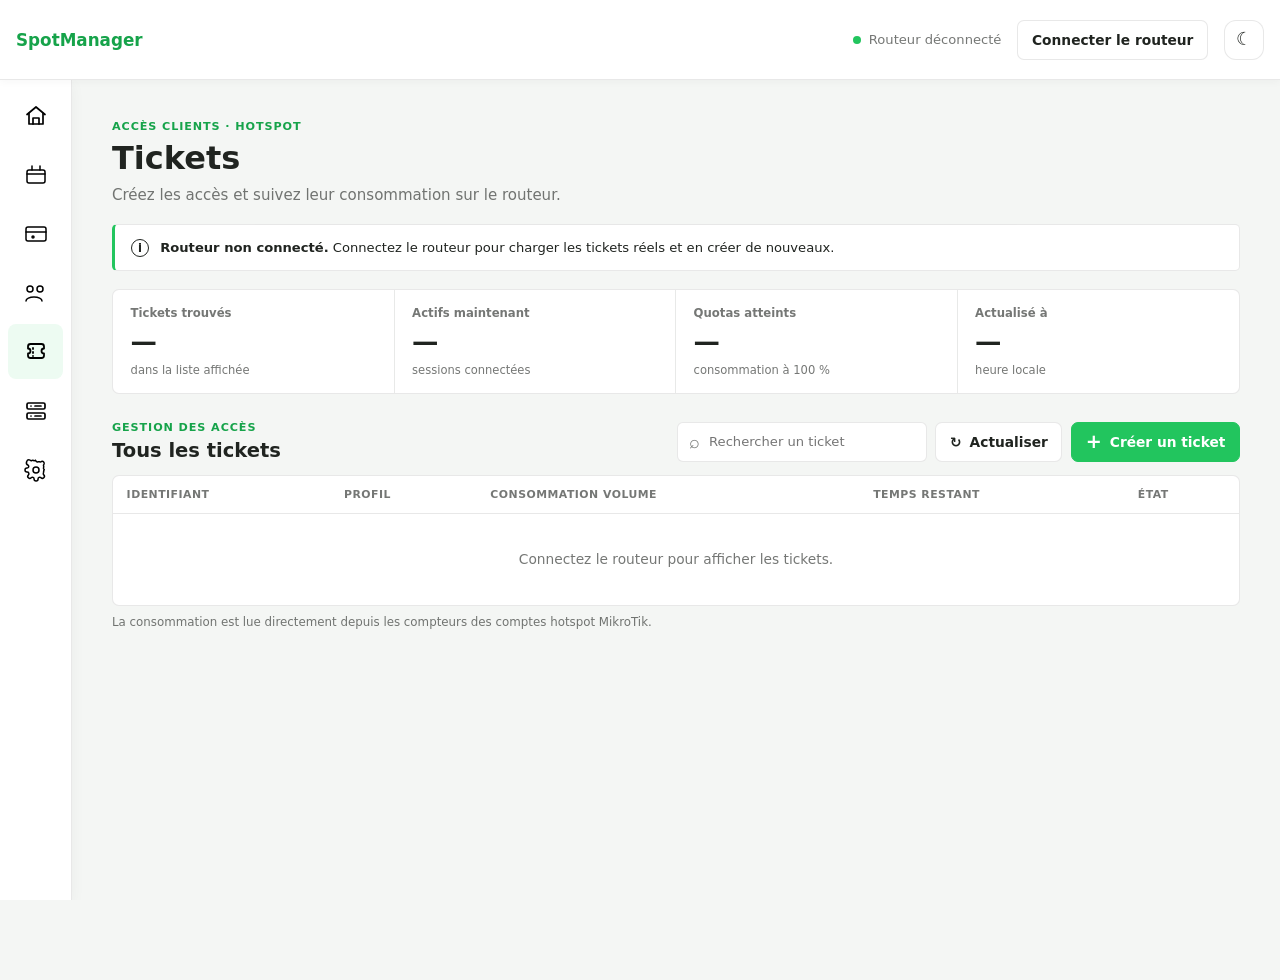
<file: html/tickets.html>
<!doctype html>
<html lang="fr-CM">
<head>
  <meta charset="utf-8">
  <meta name="viewport" content="width=device-width,initial-scale=1">
  <title>SpotManager — Tickets</title>
  <link rel="stylesheet" href="../css/index.css">
  <link rel="stylesheet" href="../css/admin.css">
</head>
<body class="network-page">
  <header class="navbar">
    <button id="nav-toggle" class="nav-toggle" aria-controls="sidebar" aria-expanded="false" aria-label="Menu">☰</button>
    <div class="brand"><span class="brand-text">SpotManager</span></div>
    <div class="header-actions">
      <span class="admin-mode" id="connection-state"><span class="mode-dot"></span> Routeur déconnecté</span>
      <button class="admin-button secondary-button" id="connect-router-open" type="button">Connecter le routeur</button>
      <button class="admin-button secondary-button" id="disconnect-router" type="button" hidden>Déconnexion</button>
      <button id="theme-toggle" class="theme-toggle" type="button" aria-label="Basculer le thème" title="Basculer le thème"><span class="theme-icon" aria-hidden="true">☾</span></button>
    </div>
  </header>

  <div class="layout">
    <aside id="sidebar" class="sidebar" aria-hidden="false">
      <nav class="sidebar-nav" aria-label="Navigation principale">
        <a href="accueil.html" class="nav-item" data-tooltip="Accueil" aria-label="Accueil"><img class="icon" src="../images/icon-home.svg" alt=""><span class="label">Accueil</span></a>
        <a href="offres.html" class="nav-item" data-tooltip="Offres" aria-label="Offres"><img class="icon" src="../images/icon-offers.svg" alt=""><span class="label">Offres</span></a>
        <a href="paiements.html" class="nav-item" data-tooltip="Paiements" aria-label="Paiements"><img class="icon" src="../images/icon-payments.svg" alt=""><span class="label">Paiements</span></a>
        <a href="utilisateurs.html" class="nav-item" data-tooltip="Utilisateurs" aria-label="Utilisateurs"><img class="icon" src="../images/icon-users.svg" alt=""><span class="label">Utilisateurs</span></a>
        <a href="tickets.html" class="nav-item active" data-tooltip="Tickets" aria-label="Tickets" aria-current="page"><img class="icon" src="../images/icon-tickets.svg" alt=""><span class="label">Tickets</span></a>
        <a href="admin.html" class="nav-item" data-tooltip="Réseau" aria-label="Réseau"><img class="icon" src="../images/icon-network.svg" alt=""><span class="label">Réseau</span></a>
        <a href="parametres.html" class="nav-item" data-tooltip="Paramètres" aria-label="Paramètres"><img class="icon" src="../images/icon-settings.svg" alt=""><span class="label">Paramètres</span></a>
      </nav>
    </aside>

    <main class="content admin-content">
      <section class="page-header admin-heading">
        <div><p class="eyebrow">Accès clients · Hotspot</p><h1>Tickets</h1><p class="heading-note">Créez les accès et suivez leur consommation sur le routeur.</p></div>
      </section>

      <div class="demo-notice" id="demo-notice" role="status">
        <span class="notice-mark" aria-hidden="true">i</span>
        <p><strong>Routeur non connecté.</strong> Connectez le routeur pour charger les tickets réels et en créer de nouveaux.</p>
      </div>

      <section class="network-stats ticket-stats" aria-label="Résumé des tickets">
        <article class="network-stat"><span class="stat-kicker">Tickets trouvés</span><strong id="ticket-count">—</strong><span class="stat-caption">dans la liste affichée</span></article>
        <article class="network-stat"><span class="stat-kicker">Actifs maintenant</span><strong id="active-count">—</strong><span class="stat-caption">sessions connectées</span></article>
        <article class="network-stat alert-stat"><span class="stat-kicker">Quotas atteints</span><strong id="quota-alert-count">—</strong><span class="stat-caption">consommation à 100 %</span></article>
        <article class="network-stat"><span class="stat-kicker">Actualisé à</span><strong id="last-check">—</strong><span class="stat-caption">heure locale</span></article>
      </section>

      <section class="admin-section" aria-labelledby="tickets-title">
        <div class="section-heading admin-section-heading">
          <div><p class="eyebrow">Gestion des accès</p><h2 id="tickets-title">Tous les tickets</h2></div>
          <div class="session-tools">
            <label class="search-field" for="ticket-search"><span aria-hidden="true">⌕</span><input id="ticket-search" type="search" placeholder="Rechercher un ticket" autocomplete="off"></label>
            <button class="admin-button secondary-button" id="refresh-tickets" type="button" title="Actualiser les tickets"><span aria-hidden="true">↻</span> Actualiser</button>
            <button class="admin-button primary-button" id="create-ticket-open" type="button"><span aria-hidden="true">+</span> Créer un ticket</button>
          </div>
        </div>
        <div class="table-frame">
          <table class="admin-table ticket-table">
            <thead><tr><th>Identifiant</th><th>Profil</th><th>Consommation volume</th><th>Temps restant</th><th>État</th></tr></thead>
            <tbody id="ticket-rows"></tbody>
          </table>
          <p class="empty-state" id="ticket-empty" hidden></p>
        </div>
        <p class="table-footnote">La consommation est lue directement depuis les compteurs des comptes hotspot MikroTik.</p>
      </section>
    </main>
  </div>

  <dialog class="admin-dialog" id="ticket-dialog" aria-labelledby="ticket-dialog-title">
    <form id="ticket-form" method="dialog">
      <div class="dialog-heading"><div><p class="eyebrow">Hotspot</p><h2 id="ticket-dialog-title">Créer un ticket</h2></div><button class="icon-button" type="button" data-close-dialog aria-label="Fermer">×</button></div>
      <label>Identifiant du ticket<input name="username" required maxlength="40" autocomplete="off" placeholder="ticket4821"></label>
      <label>Mot de passe<input name="password" required minlength="4" maxlength="64" autocomplete="new-password"></label>
      <label>Profil<select name="profile" required><option value="offre-100F">100 FCFA — offre-100F</option><option value="offre-250F">250 FCFA — offre-250F</option><option value="offre-500F">500 FCFA — offre-500F</option></select></label>
      <div class="form-grid"><label>Durée<input name="duration" required placeholder="1d"></label><label>Quota volume<input name="quota" required placeholder="500M"></label></div>
      <p class="form-hint">Le compte est créé directement sur le routeur connecté. Vérifiez que le profil existe dans MikroTik.</p>
      <div class="dialog-actions"><button class="admin-button secondary-button" type="button" data-close-dialog>Annuler</button><button class="admin-button primary-button" type="submit">Créer le ticket</button></div>
    </form>
  </dialog>

  <dialog class="admin-dialog" id="connect-dialog" aria-labelledby="connect-dialog-title">
    <form id="connect-form" method="dialog">
      <div class="dialog-heading"><div><p class="eyebrow">Accès protégé</p><h2 id="connect-dialog-title">Connexion au routeur</h2></div><button class="icon-button" type="button" data-close-dialog aria-label="Fermer">×</button></div>
      <label>Jeton administrateur<input name="token" type="password" required autocomplete="current-password" placeholder="Jeton défini dans config.local.php"></label>
      <p class="form-hint">Le jeton reste en mémoire de session dans ce navigateur. Les identifiants MikroTik restent côté serveur.</p>
      <div class="dialog-actions"><button class="admin-button secondary-button" type="button" data-close-dialog>Annuler</button><button class="admin-button primary-button" type="submit">Se connecter</button></div>
    </form>
  </dialog>

  <div id="toast" class="admin-toast" role="status" aria-live="polite"></div>
  <div id="overlay" class="overlay" hidden></div>
  <script src="../js/ui.js"></script>
  <script src="../js/tickets.js"></script>
</body>
</html>
</file>
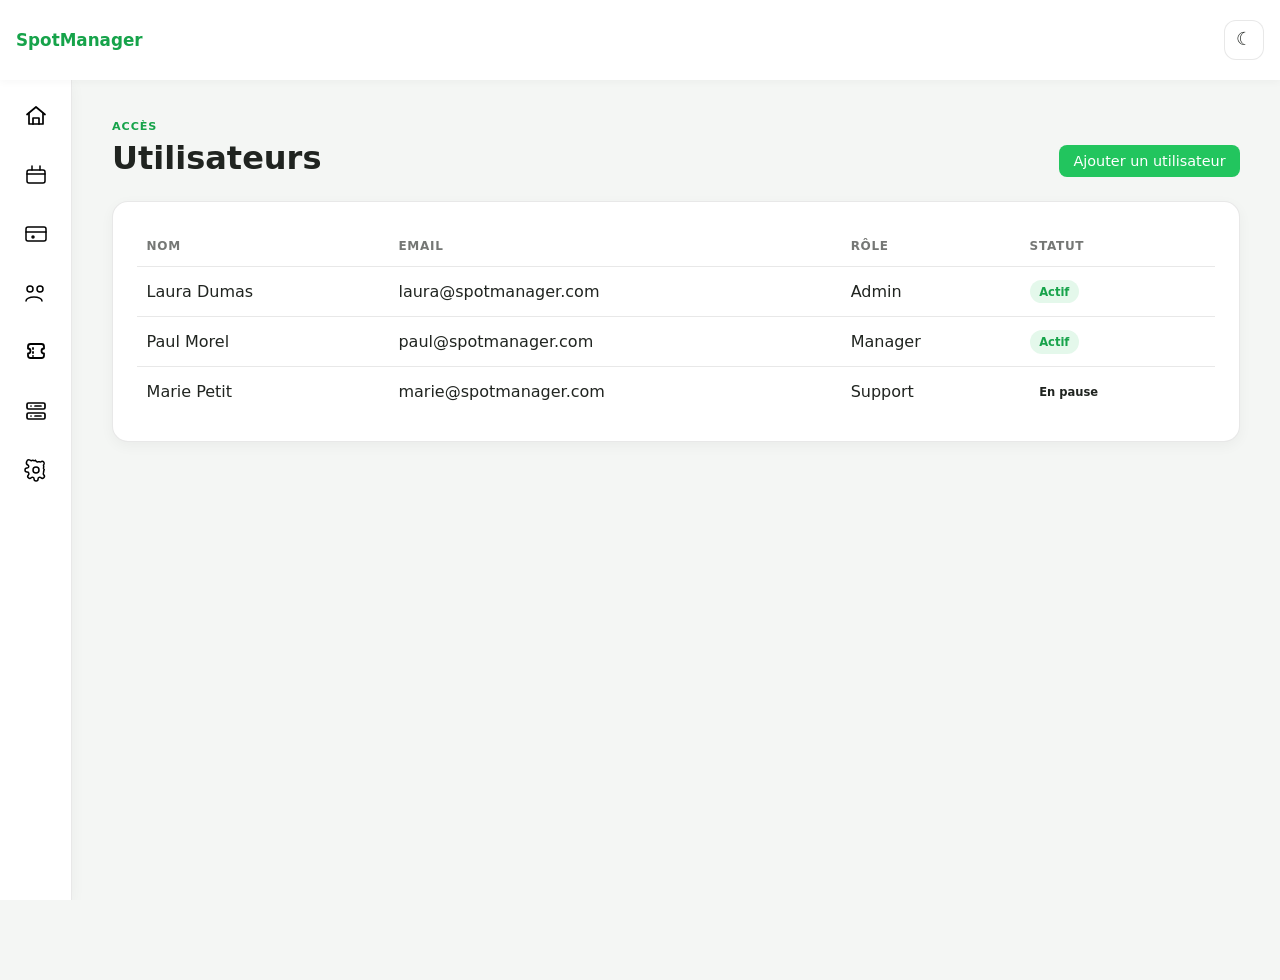
<file: html/utilisateurs.html>
<!doctype html>
<html lang="fr-CM">
<head>
<meta charset="utf-8">
<meta name="viewport" content="width=device-width,initial-scale=1">
<title>SpotManager — Utilisateurs</title>
<link rel="stylesheet" href="../css/index.css">
</head>
<body>
<header class="navbar">
  <button id="nav-toggle" class="nav-toggle" aria-controls="sidebar" aria-expanded="false" aria-label="Menu">☰</button>
  <div class="brand">
    <span class="brand-text">SpotManager</span>
  </div>
  <div class="header-actions">
    <button id="theme-toggle" class="theme-toggle" type="button" aria-label="Basculer le thème" title="Basculer le thème">
      <span class="theme-icon" aria-hidden="true">☾</span>
    </button>
  </div>
</header>

<div class="layout">
  <aside id="sidebar" class="sidebar" aria-hidden="false">
    <nav class="sidebar-nav" aria-label="Navigation principale">
      <a href="accueil.html" class="nav-item" data-tooltip="Accueil" aria-label="Accueil">
        <img class="icon" src="../images/icon-home.svg" alt="">
        <span class="label">Accueil</span>
      </a>
      <a href="offres.html" class="nav-item" data-tooltip="Offres" aria-label="Offres">
        <img class="icon" src="../images/icon-offers.svg" alt="">
        <span class="label">Offres</span>
      </a>
      <a href="paiements.html" class="nav-item" data-tooltip="Paiements" aria-label="Paiements">
        <img class="icon" src="../images/icon-payments.svg" alt="">
        <span class="label">Paiements</span>
      </a>
      <a href="utilisateurs.html" class="nav-item" data-tooltip="Utilisateurs" aria-label="Utilisateurs">
        <img class="icon" src="../images/icon-users.svg" alt="">
        <span class="label">Utilisateurs</span>
      </a>
      <a href="tickets.html" class="nav-item" data-tooltip="Tickets" aria-label="Tickets">
        <img class="icon" src="../images/icon-tickets.svg" alt="">
        <span class="label">Tickets</span>
      </a>
      <a href="admin.html" class="nav-item" data-tooltip="Réseau" aria-label="Réseau">
      <img class="icon" src="../images/icon-network.svg" alt="">
      <span class="label">Réseau</span>
      </a>
      <a href="parametres.html" class="nav-item" data-tooltip="Paramètres" aria-label="Paramètres">
        <img class="icon" src="../images/icon-settings.svg" alt="">
        <span class="label">Paramètres</span>
      </a>
    </nav>
  </aside>

  <main class="content">
    <section class="page-header">
      <div>
        <p class="eyebrow">Accès</p>
        <h1>Utilisateurs</h1>
      </div>
      <a href="#" class="button-primary small">Ajouter un utilisateur</a>
    </section>

    <section class="panel page-panel">
      <table>
        <thead>
          <tr>
            <th>Nom</th>
            <th>Email</th>
            <th>Rôle</th>
            <th>Statut</th>
          </tr>
        </thead>
        <tbody>
          <tr>
            <td>Laura Dumas</td>
            <td>laura@spotmanager.com</td>
            <td>Admin</td>
            <td><span class="badge success">Actif</span></td>
          </tr>
          <tr>
            <td>Paul Morel</td>
            <td>paul@spotmanager.com</td>
            <td>Manager</td>
            <td><span class="badge success">Actif</span></td>
          </tr>
          <tr>
            <td>Marie Petit</td>
            <td>marie@spotmanager.com</td>
            <td>Support</td>
            <td><span class="badge warning">En pause</span></td>
          </tr>
        </tbody>
      </table>
    </section>
  </main>
</div>

<script src="../js/ui.js"></script>
</body>
</html>
</file>
<file: css/index.css>
/* Style minimaliste: fond blanc, cartes avec ombres */
:root{
  --bg:#f4f6f4;
  --card:#fff;
  --shadow: 0 4px 14px rgba(0,0,0,0.045);
  --accent:#22c55e;
  --accent-hover:#16a34a;
  --accent-bg:rgba(34,197,94,0.12);
  --accent-shadow: 0 6px 18px rgba(0,0,0,0.07);
  --offer-green:#22c55e;
  --offer-green-dark:#16a34a;
  --offer-green-soft:rgba(34,197,94,0.12);
  --text:#202420;
  --muted:rgba(32,36,32,.62);
  --border:rgba(32,36,32,.1);
  --sidebar:#fff;
  --panel:#fff;
  --sidebar-width: 72px;
  --motion-fast: 160ms;
  --motion-base: 280ms;
  --motion-slow: 360ms;
}

body[data-theme="dark"]{
  --bg:#000;
  --card:#0b0b0b;
  --sidebar:#050505;
  --panel:#080808;
  --shadow: 0 10px 24px rgba(0,0,0,0.28);
  --accent:#22c55e;
  --accent-hover:#16a34a;
  --accent-bg:rgba(34,197,94,0.16);
  --accent-shadow: 0 10px 24px rgba(0,0,0,.28);
  --text:#fff;
  --muted:rgba(255,255,255,.68);
  --border:rgba(255,255,255,.16);
}

*{box-sizing:border-box}
html,body{height:100%;margin:0;font-family:Inter, system-ui, -apple-system, "Segoe UI", Roboto, "Helvetica Neue", Arial;color:var(--text)}
html{background:var(--bg);overflow-x:hidden}
body{min-height:100vh;background:var(--bg);overflow-x:hidden;position:relative}
html[data-theme="dark"],
body[data-theme="dark"]{background:var(--bg)}

/* Layout pour la page d'accueil: navbar + sidebar + contenu principal */
.layout{display:flex;min-height:100vh;align-items:flex-start;background:var(--bg);position:relative}
.navbar{height:80px;background:var(--card);box-shadow:0 2px 8px rgba(0,0,0,0.035);display:flex;align-items:center;padding:0 1rem;position:sticky;top:0;z-index:200;left:0;right:0;backdrop-filter:blur(8px);-webkit-backdrop-filter:blur(8px)}
.header-actions{margin-left:auto;display:flex;align-items:center;gap:1rem}
.theme-toggle{width:40px;height:40px;border:1px solid var(--border);border-radius:12px;background:var(--card);color:var(--text);display:grid;place-items:center;cursor:pointer;box-shadow:0 2px 7px rgba(0,0,0,0.025)}
.theme-toggle:hover{border-color:var(--accent)}
.theme-icon{font-size:1.1rem;line-height:1}
.nav-toggle{appearance:none;border:0;background:transparent;font-size:1.25rem;padding:.5rem;cursor:pointer;margin-right:1rem;display:none}
.nav-toggle:focus{outline:2px solid var(--accent);border-radius:6px}
.brand{font-weight:600;color:var(--accent);font-size:1.05rem;display:flex;align-items:center;gap:.5rem}
.brand-logo{width:36px;height:36px;display:inline-block}
.brand-text{margin:0}

/* Sidebar stable et fixe pendant le scroll */
.sidebar{width:var(--sidebar-width);background:var(--sidebar);box-shadow:var(--shadow);padding:.5rem;min-height:calc(100vh - 80px);position:sticky;top:80px;align-self:flex-start;display:flex;flex-direction:column;align-items:center;gap:.5rem;overflow:visible;border-right:1px solid var(--border)}
.sidebar-nav{display:flex;flex-direction:column;gap:.25rem;padding:0;align-items:center;width:100%}
.sidebar-nav a{display:flex;align-items:center;justify-content:center;padding:.5rem;border-radius:8px;color:var(--text);text-decoration:none;width:100%;aspect-ratio:1;position:relative;transition:background var(--motion-base) ease,color var(--motion-base) ease}
.sidebar-nav a:hover{background:rgba(126,205,253,0.08);color:var(--accent)}
.sidebar-nav a:focus{outline:2px solid var(--accent);border-radius:6px}

/* Icon styling */
.sidebar .icon{width:24px;height:24px;display:block;color:var(--muted);stroke:currentColor;fill:none;opacity:1;transition:color var(--motion-base) ease, transform var(--motion-fast) ease}
.sidebar-nav a:hover .icon,
.sidebar-nav a:focus-visible .icon{color:var(--accent);transform:translateY(-1px)}
.sidebar .label{display:none}
body[data-theme="dark"] .navbar,
body[data-theme="dark"] .sidebar,
body[data-theme="dark"] .panel,
body[data-theme="dark"] .stat-card,
body[data-theme="dark"] .offer-card,
body[data-theme="dark"] .card,
body[data-theme="dark"] .hero,
body[data-theme="dark"] .mock-screen,
body[data-theme="dark"] .offer-item{
  background: var(--card) !important;
  border-color: var(--border);
  box-shadow: var(--shadow);
}
body[data-theme="dark"] .content,
body[data-theme="dark"] .offers-page{background:var(--bg) !important}
body[data-theme="dark"] .sidebar .icon,
body[data-theme="dark"] .sidebar-nav .icon,
body[data-theme="dark"] .sidebar img.icon{
  color:#ffffff !important;
  fill:#ffffff !important;
  stroke:#ffffff !important;
  opacity:1 !important;
  filter: brightness(0) invert(1) !important;
}
body[data-theme="dark"] .sidebar-nav a:hover{background:rgba(96,165,250,0.12)}
body[data-theme="dark"] .sidebar-nav a{color:#e5e7eb}
body[data-theme="dark"] .theme-toggle{background:#111827;border-color:var(--border);color:#e5e7eb;box-shadow:0 0 0 1px rgba(148,163,184,0.15)}
body[data-theme="dark"] .brand-text{color:#e5e7eb}
body[data-theme="dark"] .offer-item{background:#111827 !important; border-color: rgba(148,163,184,0.18)}
body[data-theme="dark"] .detail-row,
body[data-theme="dark"] .status-text:not(.is-active),
body[data-theme="dark"] .offer-amount,
body[data-theme="dark"] .portal-pill{color:#e5e7eb}
body[data-theme="dark"] .detail-icon{color:#60a5fa}

/* Tooltip au hover - positionné à côté de l'icône */
.nav-item{
  position:relative;
}

.nav-item::before{
  content:attr(data-tooltip);
  position:absolute;
  left:100%;
  top:50%;
  translate:12px -50%;
  background:rgba(20,20,30,0.95);
  color:#fff;
  padding:.4rem .7rem;
  border-radius:6px;
  font-size:.9rem;
  white-space:nowrap;
  box-shadow:0 8px 20px rgba(0,0,0,0.18);
  opacity:0;
  pointer-events:none;
  transition:opacity var(--motion-fast) ease;
  z-index:60;
}

.nav-item:hover::before{opacity:1}

/* Content principal */
.content{flex:1;padding:2.5rem;background:var(--bg)}
.offers-page{width:100%;max-width:none;margin:0 auto;padding-top:1rem}
body[data-theme="dark"] .content,
body[data-theme="dark"] .offers-page{background:var(--bg)}

/* Boutons primaires */
.button-primary{display:inline-block;padding:.6rem 1rem;border-radius:8px;background:var(--accent);color:#fff;border:0;cursor:pointer;box-shadow:var(--accent-shadow);transition:transform var(--motion-fast) ease,background var(--motion-base) ease;text-decoration:none}
.button-primary:hover{background:var(--accent-hover);transform:translateY(-1px)}
.button-primary:active{transform:translateY(0)}
.button-primary:focus{outline:3px solid rgba(10,102,194,0.16);outline-offset:2px}
.button-primary.small{padding:.5rem .9rem;font-size:.9rem}
.button-primary.wide{width:100%;text-align:center}

/* Dashboard */
.dashboard-header,.page-header{display:flex;align-items:flex-end;justify-content:space-between;gap:1rem;margin-bottom:1.5rem}
.dashboard-header h1,.page-header h1{margin:.2rem 0 0;font-size:2rem}
.stats-grid{display:grid;grid-template-columns:repeat(4,minmax(180px,1fr));gap:1rem;margin-bottom:1.5rem}
.stat-card{background:var(--card);border:1px solid var(--border);border-radius:16px;padding:1.25rem;box-shadow:var(--shadow);display:flex;flex-direction:column;gap:.5rem}
.stat-label{color:var(--muted);font-size:.8rem;text-transform:uppercase;letter-spacing:.06em}
.stat-value{font-size:1.8rem;font-weight:700}
.stat-trend{font-size:.8rem}
.stat-trend.positive{color:#22c55e}
.stat-trend.neutral{color:var(--muted)}
.dashboard-grid{display:grid;grid-template-columns:2fr 1fr;gap:1rem}
.panel{background:var(--card);border:1px solid var(--border);border-radius:16px;padding:1.25rem;box-shadow:var(--shadow)}
.page-panel{padding:1.5rem}
.panel-wide{min-width:0}
.panel-header{display:flex;justify-content:space-between;align-items:center;margin-bottom:1rem}
.panel-header h2{margin:0;font-size:1.15rem}
.panel-header a{color:var(--accent);text-decoration:none;font-size:.9rem}
table{width:100%;border-collapse:collapse}
th,td{padding:.8rem .6rem;text-align:left;border-bottom:1px solid var(--border)}
thead th{font-size:.75rem;letter-spacing:.06em;text-transform:uppercase;color:var(--muted)}
tbody tr:last-child td{border-bottom:none}
.badge{display:inline-block;padding:.3rem .6rem;border-radius:999px;font-size:.72rem;font-weight:700}
.badge.success{background:rgba(34,197,94,0.12);color:#22c55e}
.badge.warning{background:rgba(245,158,11,0.12);color:#f59e0b}
.activity-list{list-style:none;padding:0;margin:0;display:flex;flex-direction:column;gap:.8rem;color:var(--text)}
.activity-list li{display:flex;align-items:center;gap:.6rem}
.dot{width:10px;height:10px;border-radius:50%;display:inline-block}
.dot.blue{background:#60a5fa}
.dot.green{background:#34d399}
.dot.orange{background:#fbbf24}
.settings-list{display:flex;flex-direction:column;gap:1rem}
.setting-item{display:flex;justify-content:space-between;align-items:center;padding:.9rem 1rem;border:1px solid var(--border);border-radius:12px;background:rgba(148,163,184,0.04)}
.setting-item span{color:var(--muted)}

/* Section offres */
.offers-grid-section{margin-top:2rem}
.section-heading{display:flex;align-items:end;justify-content:space-between;gap:1rem;margin-bottom:1rem}
.eyebrow{margin:0 0 .4rem;color:var(--accent);font-weight:700;text-transform:uppercase;letter-spacing:.08em;font-size:.7rem}
.section-heading h2{margin:0;font-size:1.8rem}
.offers-grid{display:grid;grid-template-columns:repeat(auto-fit,minmax(220px,1fr));gap:1.25rem}
.offer-card{background:var(--card);border:1px solid var(--border);border-radius:16px;padding:1.25rem;box-shadow:var(--shadow);display:flex;flex-direction:column;gap:1rem}
.offer-card.featured{border:1px solid rgba(125,211,252,0.35);box-shadow:0 12px 32px rgba(125,211,252,0.08)}
.offer-tag{display:inline-flex;align-self:flex-start;padding:.35rem .6rem;border-radius:999px;background:var(--accent-bg);color:var(--accent);font-size:.72rem;font-weight:700}
.offer-tag.alt{background:rgba(148,163,184,0.12);color:var(--text)}
.offer-card h3{margin:0;font-size:1.4rem}
.offer-price{font-size:2rem;font-weight:800;line-height:1;color:var(--text)}
.offer-price span{font-size:.9rem;color:#6b7280;font-weight:600;margin-left:.25rem}
.offer-card p{margin:0;color:var(--muted);line-height:1.6}
.offer-card ul{list-style:none;padding:0;margin:0;display:flex;flex-direction:column;gap:.5rem;color:var(--text)}
.offer-card li{position:relative;padding-left:1.1rem}
.offer-card li::before{content:"•";position:absolute;left:0;color:var(--accent);font-weight:700}

.offers-page{width:100%;max-width:100%;margin:0 auto;padding-top:1rem}
.offers-header-row{display:flex;align-items:center;justify-content:space-between;margin-bottom:1.25rem}
.offers-header-row h1{margin:0;font-size:2.2rem;line-height:1.1}
.offers-header-row p{margin:.35rem 0 0;color:var(--muted);font-size:1.02rem}

.toolbar-select,
.toolbar-btn{appearance:none;border:1px solid var(--border);background:rgba(148,163,184,0.06);color:var(--text);border-radius:12px;padding:.7rem 1rem;display:inline-flex;align-items:center;justify-content:center;gap:.7rem;cursor:pointer;transition:all var(--motion-fast) ease}
.toolbar-select{min-width:210px;padding-right:.8rem}
.toolbar-select svg,
.toolbar-btn svg{width:15px;height:15px;stroke:currentColor;fill:none;stroke-width:2;stroke-linecap:round;stroke-linejoin:round}
.toolbar-select:hover,
.toolbar-btn:hover{border-color:var(--accent)}
.toolbar-btn.success{background:linear-gradient(135deg,#17b686,#11a5d7);border-color:transparent;color:#fff;box-shadow:0 14px 28px rgba(18,190,151,0.25)}
.toolbar-btn.add{width:42px;height:42px;padding:0;border-radius:12px;background:#0fb7d9;color:#fff;font-size:1.7rem;line-height:1;border-color:transparent}
.toolbar-btn.mini{width:42px;height:42px;padding:0;border-radius:12px;background:#0f7ae5;color:#fff;font-size:1.2rem;border-color:transparent}

.offer-grid{display:grid;grid-template-columns:repeat(4,minmax(220px,1fr));gap:.8rem;width:100%;max-width:100%;margin:0 auto}
.offer-grid[hidden]{display:none!important}
.offers-access-note{grid-column:1/-1;margin:0;padding:2rem;border:1px dashed var(--border);border-radius:12px;color:var(--muted);text-align:center}
.offer-item{background:rgba(255,255,255,0.96);border:1px solid rgba(148,163,184,0.14);border-radius:12px;padding:1rem 1rem 1.15rem;box-shadow:0 2px 8px rgba(15,23,42,0.025);display:grid;grid-template-columns:repeat(2,minmax(0,1fr));gap:.55rem .7rem;min-height:250px;transition:border-color var(--motion-fast) ease, transform var(--motion-fast) ease}
.offer-item:hover{border-color:rgba(126,205,253,0.3);transform:translateY(-1px);box-shadow:0 4px 10px rgba(15,23,42,0.05)}
.offer-header{grid-column:1 / -1;display:flex;align-items:center;justify-content:space-between;gap:.35rem;padding-bottom:.2rem}
.offer-amount{font-size:1.55rem;font-weight:800;letter-spacing:-.05em;color:var(--text);line-height:1.15}
.offer-actions{display:flex;align-items:center;gap:.22rem}
.mini-action{width:22px;height:22px;border-radius:6px;border:1px solid rgba(148,163,184,0.2);background:rgba(148,163,184,0.015);color:var(--muted);display:grid;place-items:center;cursor:pointer;line-height:1;padding:0;transition:border-color var(--motion-fast) ease, color var(--motion-fast) ease, background var(--motion-fast) ease}
.mini-action svg{width:11px;height:11px;stroke:currentColor;fill:none;stroke-width:1.8;stroke-linecap:round;stroke-linejoin:round}
.mini-action:hover{border-color:rgba(34,197,94,0.6);color:var(--offer-green-dark);background:rgba(34,197,94,0.08)}
.offer-status-row{grid-column:1 / -1;display:flex;align-items:center;gap:.35rem;min-height:28px;padding-top:.25rem}
.status-text{font-size:.75rem;color:var(--text);font-weight:600}
.offer-switch{position:relative;width:30px;height:17px;border-radius:999px;border:none;background:#d3dce8;cursor:pointer;transition:background var(--motion-fast) ease}
.offer-switch .switch-thumb{position:absolute;top:2px;left:2px;width:13px;height:13px;border-radius:50%;background:#fff;transition:transform var(--motion-fast) ease;box-shadow:0 2px 6px rgba(15,23,42,0.18)}
.offer-switch.is-on{background:var(--offer-green)}
.offer-switch.is-on:hover{background:var(--offer-green-dark)}
.offer-switch.is-on .switch-thumb{transform:translateX(13px)}
.portal-pill{margin-left:auto;border-radius:999px;padding:.06rem .3rem;background:rgba(34,197,94,0.08);color:var(--offer-green-dark);font-size:.56rem;border:1px solid rgba(34,197,94,0.2)}
.detail-row{display:flex;align-items:center;gap:.35rem;color:var(--text);font-size:.76rem;line-height:1.4;padding:0}
.detail-row:nth-child(3){grid-column:1}
.detail-row:nth-child(4){grid-column:2}
.detail-row:nth-child(5){grid-column:1 / -1;font-weight:700;font-size:.8rem;line-height:1.4;padding-top:.65rem;border-top:1px solid rgba(148,163,184,0.12)}
.detail-icon{display:inline-flex;align-items:center;justify-content:center;width:10px;color:var(--offer-green-dark);font-weight:700}
.price-row{font-weight:700;font-size:.8rem;line-height:1.4;padding-top:.65rem;border-top:1px solid rgba(148,163,184,0.12)}
body[data-theme="dark"] .offer-item{background:var(--panel)}

body[data-theme="dark"] .offer-amount,
body[data-theme="dark"] .status-text,
body[data-theme="dark"] .detail-row{color:#edf7ff}
body[data-theme="dark"] .detail-icon{color:#7ecdfd}
body[data-theme="dark"] .portal-pill{color:#d5e7ff;background:rgba(148,163,184,0.08)}
body[data-theme="dark"] .mini-action{color:#9fb0c7}
body[data-theme="dark"] .offer-switch{background:#2d3c53}

@media (max-width:1300px){
  .offer-grid{grid-template-columns:repeat(3,minmax(220px,1fr));width:100%}
}

@media (max-width:980px){
  .offer-grid{grid-template-columns:repeat(2,minmax(220px,1fr));width:100%}
}

@media (max-width:720px){
  .header-actions{flex-wrap:wrap;justify-content:flex-end}
  .offer-grid{grid-template-columns:1fr;max-width:100%}
  .toolbar-select{min-width:auto}
}

.offer-create-button,.offer-form-button{appearance:none;border:1px solid transparent;border-radius:9px;padding:.7rem 1rem;font:inherit;font-size:.88rem;font-weight:700;cursor:pointer;transition:background var(--motion-fast) ease,transform var(--motion-fast) ease,border-color var(--motion-fast) ease}
.offer-create-button{display:inline-flex;align-items:center;gap:.4rem;background:var(--offer-green);color:#fff}
.offer-create-button:hover,.offer-form-button.primary:hover{background:var(--offer-green-dark);transform:translateY(-1px)}
.offer-create-button span{font-size:1.2rem;line-height:1}
.offer-dialog{width:min(520px,calc(100vw - 28px));max-height:calc(100dvh - 32px);padding:1.35rem;border:1px solid var(--border);border-radius:12px;background:var(--card);color:var(--text);box-shadow:0 24px 80px rgba(10,30,30,.25)}
.offer-dialog::backdrop{background:rgba(11,26,27,.5);backdrop-filter:blur(2px)}
.offer-dialog form{display:flex;flex-direction:column;gap:1rem}
.offer-dialog-heading{display:flex;align-items:flex-start;justify-content:space-between}
.offer-dialog-heading h2{margin:0;color:var(--text);font-size:1.4rem}
.offer-dialog-kicker{margin:0 0 .2rem;color:var(--muted);font-size:.74rem;font-weight:700;text-transform:uppercase;letter-spacing:.06em}
.offer-dialog-close{width:34px;height:34px;border:1px solid var(--border);border-radius:7px;background:transparent;color:var(--text);font-size:1.35rem;cursor:pointer}
.offer-form-grid{display:grid;grid-template-columns:1fr 1fr;gap:.8rem}
.offer-form-grid label{display:flex;flex-direction:column;gap:.4rem;font-size:.82rem;font-weight:650}
.offer-dialog input[type=number]{width:100%;height:42px;padding:0 .7rem;border:1px solid var(--border);border-radius:6px;background:var(--card);color:var(--text);font:inherit}
.offer-dialog input[type=password]{width:100%;height:42px;padding:0 .7rem;border:1px solid var(--border);border-radius:6px;background:var(--card);color:var(--text);font:inherit}
.offer-token-field{display:flex;flex-direction:column;gap:.4rem;font-size:.82rem;font-weight:650}
.offer-dialog input:focus-visible,.offer-dialog button:focus-visible{outline:2px solid #16a394;outline-offset:2px}
.offer-form-grid .offer-unlimited,.offer-active{display:flex;align-items:center;gap:.5rem}
.offer-form-grid .offer-unlimited{align-self:end;min-height:42px}
.offer-form-grid .is-disabled{opacity:.55}
.offer-unlimited input,.offer-active input{width:16px;height:16px;accent-color:#087f72}
.offer-active{font-size:.84rem;font-weight:650}
.offer-form-note{margin:0;color:var(--muted);font-size:.77rem;line-height:1.5}
.offer-form-error{margin:0;padding:.65rem .75rem;border:1px solid #e8baba;border-radius:6px;background:#fff2f2;color:#a73535;font-size:.82rem}
.offer-dialog-actions{display:flex;justify-content:flex-end;gap:.55rem}
.offer-form-button.primary{background:#087f72;color:#fff}
.offer-form-button.secondary{border-color:var(--border);background:transparent;color:var(--text)}
.offer-form-button.secondary:hover{background:rgba(148,163,184,.1)}
.offer-actions{gap:.3rem}
.mini-action{width:28px;height:28px;font-size:.82rem}
.mini-action[data-action=delete]:hover{border-color:rgba(186,79,62,.55);color:#ba4f3e;background:rgba(186,79,62,.08)}
.offer-share-row{grid-column:1/-1;display:flex;align-items:center;gap:.45rem;min-width:0;padding-top:.55rem;border-top:1px solid rgba(148,163,184,.12)}
.offer-share-url{min-width:0;overflow:hidden;color:var(--muted);font-size:.68rem;text-overflow:ellipsis;white-space:nowrap}
.offer-share-button{flex:0 0 auto;border:1px solid rgba(148,163,184,.2);border-radius:6px;background:transparent;color:var(--offer-green-dark);padding:.32rem .48rem;font:inherit;font-size:.68rem;font-weight:700;cursor:pointer}
.offer-item.is-inactive{opacity:.72}
.offer-toast{position:fixed;right:1.1rem;bottom:1.1rem;z-index:500;max-width:min(380px,calc(100vw - 32px));padding:.75rem 1rem;border-radius:7px;background:#193c36;color:#fff;font-size:.84rem;box-shadow:0 10px 30px rgba(0,0,0,.2);opacity:0;transform:translateY(8px);pointer-events:none;transition:opacity 180ms ease,transform 180ms ease}
.offer-toast.visible{opacity:1;transform:translateY(0)}
body[data-theme=dark] .offer-share-button{color:#7ecdfd}
body[data-theme=dark] .offer-form-error{border-color:#704345;background:#352326;color:#ffaaaa}
@media(max-width:600px){
  .offers-header-row{align-items:flex-start;gap:.8rem}
  .offer-create-button{padding:.62rem .75rem;font-size:.79rem}
  .offer-form-grid{grid-template-columns:1fr}
  .offer-form-grid .offer-unlimited{align-self:auto;min-height:0}
}

/* Card styling */
.card{width:100%;max-width:720px;background:var(--card);padding:2rem;border-radius:12px;box-shadow:var(--shadow);border:1px solid var(--border)}
.card h1,.card h2{margin:0 0 .5rem;font-size:1.5rem}
.card p{margin:.5rem 0 1rem;color:var(--muted)}

/* Hero section */
.hero{display:flex;gap:2rem;align-items:center;padding:2.5rem 1rem;background:var(--card);border-radius:12px;box-shadow:var(--shadow);border:1px solid var(--border)}
.hero-inner{flex:1}
.hero h1{font-size:1.9rem;margin:0 0 .5rem}
.hero p{color:#555;margin:0 0 1rem}
.hero-ctas{display:flex;gap:.6rem;flex-wrap:wrap}
.hero-illustration{width:360px;flex:0 0 360px}
.mock-screen{height:200px;background:linear-gradient(180deg,#fff,#f3f8ff);border-radius:12px;display:flex;align-items:center;justify-content:center;color:#7a8aa6;box-shadow:var(--shadow)}

/* Features */
.features{display:grid;grid-template-columns:repeat(3,1fr);gap:1rem;margin-top:1rem}
.feature{padding:1rem;text-align:left}
.feature h3{margin:0 0 .5rem;font-size:1.1rem}

/* Offers section */
.offers-section{display:flex;gap:1rem;margin-top:1rem}
.offers-list{flex:2}
.offers-list h3{margin-top:0}
.offers{display:flex;flex-direction:column;gap:0}
.offer{padding:.8rem;border-bottom:1px solid #f0f0f2}
.offer:last-child{border-bottom:none}
.offer-main{display:flex;justify-content:space-between;align-items:center;gap:1rem}
.offer-price{color:var(--accent);font-weight:700;white-space:nowrap}
.offer-desc{color:#666;margin:.4rem 0 0;font-size:.9rem}

/* Right panel */
.right-panel{flex:1}
.right-panel h4{margin-top:0}
.online-users{list-style:none;padding:0;margin:0;display:flex;flex-direction:column;gap:.5rem}

/* Footer */
.footer{padding:1rem;text-align:center;margin-top:1.5rem;font-size:.85rem;color:#888}

/* Google Sign-In */
.g_id_signin{display:flex;justify-content:center;margin-top:1rem}

/* Overlay */
.overlay{position:fixed;inset:64px 0 0 0;background:rgba(0,0,0,0.35);z-index:25;opacity:0;transition:opacity var(--motion-base) ease;pointer-events:none}
.overlay[hidden]{display:none}

/* Responsive */
@media (max-width:820px){
  .sidebar{display:none}
  .content{padding:1rem}
  .nav-toggle{display:block}
}

@media (max-width:980px){
  .features{grid-template-columns:repeat(2,1fr)}
  .hero-illustration{flex:0 0 280px;width:280px}
}

@media (max-width:720px){
  .hero{flex-direction:column;align-items:stretch;padding:1rem}
  .hero-illustration{width:100%;order:2}
  .features{grid-template-columns:1fr}
  .offers-section{flex-direction:column}
}

@media (prefers-reduced-motion:reduce){
  :root{--motion-fast:0ms;--motion-base:0ms;--motion-slow:0ms}
}

/* Palette SpotManager : vert actif, noir et blanc. */
body{color:var(--text);background:var(--bg)}
body a{color:var(--offer-green-dark)}
body .brand{color:var(--offer-green-dark)}
body .sidebar-nav a{color:var(--text)}
body .sidebar-nav a:hover,
body .sidebar-nav a:focus-visible,
body .sidebar-nav a.active,
body .status-text.is-active,
body .sidebar-nav a:hover .icon,
body .sidebar-nav a:focus-visible .icon,
body .sidebar-nav a.active .icon,
body .eyebrow,
body .panel-header a,
body .row-action,
body .offer-price,
body .detail-icon,
body .portal-pill,
body .offer-share-button,
body .status-pill,
body .session-status,
body .stat-trend.positive,
body .badge.success{color:var(--offer-green-dark)}
body .sidebar-nav a:hover,
body .sidebar-nav a.active{background:var(--offer-green-soft)}
body .dot.blue,
body .dot.green,
body .dot.orange{background:var(--offer-green)}
body .offer-desc,
body .hero p,
body .footer,
body .offer-price span{color:var(--muted)}
body .offer-switch:not(.is-on){background:var(--border)}
body .offer-switch.is-on{background:var(--offer-green)}
body .offer-switch.is-on:hover{background:var(--offer-green-dark)}
body .mini-action{color:var(--text)}
body .mini-action:hover{border-color:var(--offer-green);color:var(--offer-green-dark);background:var(--offer-green-soft)}
body .offer-card.featured{border-color:var(--offer-green);box-shadow:var(--shadow)}
body .button-primary,
body .primary-button,
body .admin-button.primary-button,
body .toolbar-btn.success,
body .toolbar-btn.add,
body .offer-create-button,
body .offer-form-button.primary{
  background:var(--offer-green);
  border-color:var(--offer-green);
  color:#fff;
  box-shadow:none;
}
body .button-primary:hover,
body .primary-button:hover,
body .admin-button.primary-button:hover,
body .toolbar-btn.success:hover,
body .toolbar-btn.add:hover,
body .offer-create-button:hover,
body .offer-form-button.primary:hover{
  background:var(--offer-green-dark);
  border-color:var(--offer-green-dark);
  color:#fff;
}
body .toolbar-select,
body .toolbar-btn:not(.success):not(.add),
body .theme-toggle,
body .admin-button:not(.primary-button),
body .offer-form-button.secondary{
  background:var(--card);
  color:var(--text);
  border-color:var(--border);
  box-shadow:none;
}
body .offer-item,
body .card,
body .panel,
body .stat-card,
body .hero,
body .mock-screen,
body .setting-item,
body .table-frame,
body .offer-dialog,
body .admin-dialog{
  background:var(--card);
  color:var(--text);
  border-color:var(--border);
}
body .offer-tag,
body .badge.success,
body .status-pill,
body .portal-pill{
  background:var(--offer-green-soft);
  border-color:var(--offer-green-soft);
}
body .badge.warning,
body .status-pill.offline,
body .alert-stat strong,
body .session-status.alert,
body .offer-form-error{
  background:transparent;
  border-color:var(--border);
  color:var(--text);
}
body .demo-notice{
  background:var(--card);
  border-color:var(--border);
  border-left-color:var(--offer-green);
  color:var(--text);
}
body .mode-dot,
body .mode-dot.connected{background:var(--offer-green);box-shadow:none}
body .usage-fill,
body .usage-fill.near-limit{background:var(--offer-green)}
body .usage-fill.over-limit{background:var(--text)}
body .mini-action[data-action=delete]:hover{
  border-color:var(--border);
  color:var(--text);
  background:rgba(0,0,0,.06);
}
body .offer-share-button{background:var(--card)}
body .offer-dialog::backdrop,
body .admin-dialog::backdrop{background:rgba(0,0,0,.55)}
body .offer-toast,
body .admin-toast{background:#000;color:#fff}
body .mock-screen{background:var(--card);color:var(--muted)}
body .offer-form-error{background:var(--card)}

body[data-theme="dark"] .navbar,
body[data-theme="dark"] .sidebar,
body[data-theme="dark"] .content,
body[data-theme="dark"] .offer-item,
body[data-theme="dark"] .card,
body[data-theme="dark"] .panel,
body[data-theme="dark"] .stat-card,
body[data-theme="dark"] .hero,
body[data-theme="dark"] .mock-screen,
body[data-theme="dark"] .setting-item,
body[data-theme="dark"] .table-frame,
body[data-theme="dark"] .offer-dialog,
body[data-theme="dark"] .admin-dialog{
  background:var(--card)!important;
  color:var(--text)!important;
  border-color:var(--border)!important;
}
body[data-theme="dark"] .offer-item{
  background:#0b0b0b!important;
  border-color:#252525!important;
  box-shadow:0 10px 28px rgba(0,0,0,.4)!important;
}
body[data-theme="dark"] .offer-item:hover{
  border-color:var(--offer-green)!important;
  box-shadow:0 12px 30px rgba(0,0,0,.5)!important;
}
body[data-theme="dark"] .navbar{
  background:#080808!important;
  border-bottom:1px solid #252525;
  box-shadow:0 8px 24px rgba(0,0,0,.32);
}
body[data-theme="dark"] .sidebar{
  background:#050505!important;
  border-right-color:#252525!important;
}
body[data-theme="dark"] .theme-toggle,
body[data-theme="dark"] .toolbar-select,
body[data-theme="dark"] .toolbar-btn:not(.success):not(.add),
body[data-theme="dark"] .admin-button:not(.primary-button),
body[data-theme="dark"] .offer-form-button.secondary{
  background:#0b0b0b!important;
  border-color:#303030!important;
  color:#fff!important;
}
body[data-theme="dark"] .theme-toggle:hover,
body[data-theme="dark"] .toolbar-select:hover,
body[data-theme="dark"] .toolbar-btn:not(.success):not(.add):hover,
body[data-theme="dark"] .admin-button:not(.primary-button):hover,
body[data-theme="dark"] .offer-form-button.secondary:hover{
  border-color:var(--offer-green)!important;
}
body[data-theme="dark"] .offer-dialog,
body[data-theme="dark"] .admin-dialog{
  background:#0b0b0b!important;
  border-color:#303030!important;
  box-shadow:0 28px 90px rgba(0,0,0,.72)!important;
}
body[data-theme="dark"] .offer-dialog input,
body[data-theme="dark"] .admin-dialog input,
body[data-theme="dark"] .admin-dialog select{
  background:#050505!important;
  border-color:#333!important;
  color:#fff!important;
}
body[data-theme="dark"] .offer-dialog input:focus,
body[data-theme="dark"] .admin-dialog input:focus,
body[data-theme="dark"] .admin-dialog select:focus{
  border-color:var(--offer-green)!important;
  outline:2px solid rgba(34,197,94,.22);
}
body[data-theme="dark"] .offer-share-row,
body[data-theme="dark"] .price-row,
body[data-theme="dark"] .admin-table th,
body[data-theme="dark"] .admin-table td{
  border-color:#252525;
}
body[data-theme="dark"] .offer-share-button{
  background:#0b0b0b!important;
  border-color:#333!important;
  color:var(--offer-green)!important;
}
body[data-theme="dark"] .offer-share-button:hover{
  background:var(--offer-green)!important;
  border-color:var(--offer-green)!important;
  color:#fff!important;
}
body[data-theme="dark"] .offer-share-url,
body[data-theme="dark"] .muted,
body[data-theme="dark"] .heading-note,
body[data-theme="dark"] .form-hint,
body[data-theme="dark"] .table-footnote{
  color:rgba(255,255,255,.68)!important;
}
body[data-theme="dark"] .offer-status-row .status-text.is-active{
  color:var(--offer-green)!important;
}
body[data-theme="dark"] .offer-toast,
body[data-theme="dark"] .admin-toast{
  background:#fff!important;
  color:#000!important;
  box-shadow:0 12px 34px rgba(0,0,0,.5);
}
body[data-theme="dark"] ::selection{
  background:var(--offer-green);
  color:#fff;
}
body[data-theme="dark"] ::-webkit-scrollbar{width:12px;height:12px}
body[data-theme="dark"] ::-webkit-scrollbar-track{background:#000}
body[data-theme="dark"] ::-webkit-scrollbar-thumb{background:#303030;border:3px solid #000;border-radius:999px}
body[data-theme="dark"] ::-webkit-scrollbar-thumb:hover{background:var(--offer-green-dark)}
body[data-theme="dark"] .detail-row,
body[data-theme="dark"] .status-text:not(.is-active),
body[data-theme="dark"] .offer-amount,
body[data-theme="dark"] .detail-icon,
body[data-theme="dark"] .portal-pill,
body[data-theme="dark"] .brand-text,
body[data-theme="dark"] .sidebar-nav a,
body[data-theme="dark"] .sidebar-nav a:hover,
body[data-theme="dark"] .theme-toggle,
body[data-theme="dark"] .toolbar-select,
body[data-theme="dark"] .toolbar-btn:not(.success):not(.add),
body[data-theme="dark"] .admin-button:not(.primary-button),
body[data-theme="dark"] .offer-form-button.secondary,
body[data-theme="dark"] .offer-dialog-close,
body[data-theme="dark"] .mini-action,
body[data-theme="dark"] .offer-share-url{color:var(--text)}
body[data-theme="dark"] .sidebar-nav a:hover{background:var(--offer-green-soft)}
body[data-theme="dark"] .sidebar-nav a.active{
  background:var(--offer-green-soft);
  color:var(--offer-green)!important;
}
body[data-theme="dark"] .sidebar-nav a.active .icon{
  color:var(--text)!important;
  fill:var(--text)!important;
  stroke:var(--text)!important;
}
body[data-theme="dark"] .offer-switch:not(.is-on){background:var(--border)}
body[data-theme="dark"] .offer-switch.is-on{background:var(--offer-green)}
body[data-theme="dark"] .offer-form-error{border-color:var(--border);background:var(--card);color:var(--text)}
body[data-theme="dark"] .offer-dialog input,
body[data-theme="dark"] .admin-dialog input,
body[data-theme="dark"] .admin-dialog select{
  background:var(--card);
  color:var(--text);
  border-color:var(--border);
}
body[data-theme="dark"] .offer-toast,
body[data-theme="dark"] .admin-toast{background:#fff;color:#000}
body[data-theme="dark"] .sidebar .icon,
body[data-theme="dark"] .sidebar-nav .icon,
body[data-theme="dark"] .sidebar img.icon{
  color:var(--text)!important;
  fill:var(--text)!important;
  stroke:var(--text)!important;
  filter:brightness(0) invert(1)!important;
}
</file>
<file: css/admin.css>
.network-page{--network-ink:var(--text);--network-teal:var(--offer-green);--network-green:var(--offer-green-dark);--network-red:var(--text);--network-line:var(--border);--network-soft:rgba(34,197,94,.08)}
.network-page [hidden]{display:none!important}
.network-page[data-theme="dark"]{--network-ink:var(--text);--network-teal:var(--offer-green);--network-green:var(--offer-green);--network-red:var(--text);--network-line:var(--border);--network-soft:rgba(34,197,94,.12)}
.admin-content{max-width:1480px;margin:0 auto;min-width:0}
.network-page .navbar{border-bottom:1px solid var(--network-line)}
.network-page .sidebar-nav a.active{background:var(--network-soft);color:var(--network-teal)}
.network-page .sidebar-nav a.active .icon{color:var(--network-teal)}
.admin-mode{display:flex;align-items:center;gap:.5rem;color:var(--muted);font-size:.82rem}
.mode-dot{width:8px;height:8px;border-radius:50%;background:var(--network-ink);box-shadow:none}
.mode-dot.connected{background:var(--offer-green);box-shadow:none}
.admin-heading{align-items:center;margin-bottom:1.25rem}
.admin-heading h1{color:var(--network-ink)}
.heading-note{color:var(--muted);margin:.55rem 0 0;font-size:.94rem}
.admin-button{min-height:40px;display:inline-flex;align-items:center;justify-content:center;gap:.5rem;padding:.55rem .85rem;border:1px solid var(--network-line);border-radius:7px;background:var(--card);color:var(--text);font:inherit;font-size:.86rem;font-weight:650;cursor:pointer;transition:background var(--motion-fast) ease,border-color var(--motion-fast) ease,transform var(--motion-fast) ease;white-space:nowrap}
.admin-button:hover{border-color:var(--network-teal);transform:translateY(-1px)}
.admin-button:focus-visible,.icon-button:focus-visible,.search-field input:focus-visible{outline:2px solid var(--network-teal);outline-offset:2px}
.primary-button{background:var(--offer-green);border-color:var(--offer-green);color:#fff;box-shadow:none}
.primary-button:hover{background:var(--offer-green-dark);border-color:var(--offer-green-dark)}
.primary-button span{font-size:1.2rem;line-height:.8}
.demo-notice{display:flex;align-items:flex-start;gap:.7rem;margin-bottom:1.1rem;padding:.8rem 1rem;border:1px solid var(--network-line);border-left:3px solid var(--offer-green);border-radius:5px;background:var(--card);color:var(--text);font-size:.82rem;line-height:1.5}
.demo-notice p{margin:0}
.notice-mark{width:18px;height:18px;flex:0 0 18px;display:grid;place-items:center;border:1px solid currentColor;border-radius:50%;font-weight:700;font-size:.72rem;margin-top:.05rem}
.network-page[data-theme="dark"] .demo-notice{background:var(--card);border-color:var(--network-line);color:var(--text)}
.network-stats{display:grid;grid-template-columns:repeat(4,minmax(0,1fr));margin-bottom:1.7rem;background:var(--card);border:1px solid var(--network-line);border-radius:7px}
.network-stat{min-width:0;padding:1rem 1.1rem;border-right:1px solid var(--network-line);display:flex;flex-direction:column;gap:.35rem}
.network-stat:last-child{border-right:0}
.stat-kicker{font-size:.73rem;color:var(--muted);font-weight:650}
.network-stat strong{font-size:1.65rem;line-height:1.2;color:var(--network-ink);font-variant-numeric:tabular-nums}
.stat-caption{font-size:.72rem;color:var(--muted)}
.alert-stat strong{color:var(--network-red)}
.admin-section{margin-top:1.65rem}
.admin-section-heading{align-items:flex-end;margin-bottom:.8rem}
.admin-section-heading h2{margin:0;color:var(--network-ink);font-size:1.22rem}
.admin-section-heading .eyebrow{margin-bottom:.3rem}
.table-frame{overflow-x:auto;border:1px solid var(--network-line);border-radius:7px;background:var(--card)}
.admin-table{min-width:760px}
.admin-table th{padding:.75rem .85rem;font-size:.68rem;letter-spacing:.045em}
.admin-table td{padding:.8rem .85rem;font-size:.82rem;white-space:nowrap}
.admin-table tbody tr:hover{background:var(--network-soft)}
.router-name{font-weight:700;color:var(--network-ink)}
.router-subtitle{display:block;margin-top:.15rem;color:var(--muted);font-size:.72rem}
.mono{font-family:ui-monospace,SFMono-Regular,Menlo,monospace;font-size:.78rem!important}
.status-pill{display:inline-flex;align-items:center;gap:.4rem;padding:.28rem .48rem;border-radius:4px;background:var(--network-soft);color:var(--network-green);font-size:.72rem;font-weight:700}
.status-pill::before{content:"";width:6px;height:6px;border-radius:50%;background:currentColor}
.status-pill.offline{background:transparent;color:var(--network-red)}
.row-action{border:0;background:none;color:var(--network-teal);font:inherit;font-size:.78rem;font-weight:700;cursor:pointer;padding:.3rem}
.row-action:hover{text-decoration:underline}
.session-tools{display:flex;align-items:center;gap:.55rem}
.search-field{height:40px;width:min(250px,34vw);display:flex;align-items:center;gap:.45rem;padding:0 .7rem;border:1px solid var(--network-line);border-radius:6px;background:var(--card);color:var(--muted)}
.search-field span{font-size:1.15rem;line-height:1}
.search-field input{width:100%;min-width:0;border:0;outline:0;background:transparent;color:var(--text);font:inherit;font-size:.82rem}
.usage-cell{min-width:140px}
.usage-value{display:flex;justify-content:space-between;gap:.6rem;font-size:.74rem;font-variant-numeric:tabular-nums}
.usage-track{height:5px;margin-top:.4rem;border-radius:4px;background:var(--network-line);overflow:hidden}
.usage-fill{height:100%;border-radius:inherit;background:var(--offer-green)}
.usage-fill.near-limit{background:var(--offer-green)}
.usage-fill.over-limit{background:var(--network-red)}
.session-status{color:var(--network-green);font-size:.76rem;font-weight:700}
.session-status.alert{color:var(--network-red)}
.session-status.inactive{color:var(--muted)}
.ticket-table{min-width:700px}
.ticket-stats{grid-template-columns:repeat(4,minmax(0,1fr))}
.table-footnote{margin:.55rem 0 0;color:var(--muted);font-size:.74rem}
.empty-state{padding:1.5rem;text-align:center;color:var(--muted);font-size:.86rem}
.admin-dialog{width:min(520px,calc(100vw - 28px));max-height:calc(100dvh - 32px);padding:1.25rem;border:1px solid var(--network-line);border-radius:8px;background:var(--card);color:var(--text);box-shadow:0 24px 80px rgba(10,30,30,.25)}
.admin-dialog::backdrop{background:rgba(11,26,27,.48);backdrop-filter:blur(2px)}
.admin-dialog form{display:flex;flex-direction:column;gap:.9rem}
.dialog-heading{display:flex;justify-content:space-between;align-items:flex-start;margin-bottom:.2rem}
.dialog-heading h2{margin:0;font-size:1.35rem;color:var(--network-ink)}
.icon-button{width:34px;height:34px;border:1px solid var(--network-line);border-radius:6px;background:transparent;color:var(--text);font-size:1.35rem;cursor:pointer}
.admin-dialog label{display:flex;flex-direction:column;gap:.38rem;font-size:.8rem;font-weight:650}
.admin-dialog input,.admin-dialog select{width:100%;height:42px;padding:0 .7rem;border:1px solid var(--network-line);border-radius:5px;background:var(--card);color:var(--text);font:inherit;font-size:.85rem}
.form-grid{display:grid;grid-template-columns:1fr 1fr;gap:.7rem}
.form-hint{margin:0;color:var(--muted);font-size:.75rem;line-height:1.5}
.dialog-actions{display:flex;justify-content:flex-end;gap:.55rem;margin-top:.25rem}
.admin-toast{position:fixed;right:1.25rem;bottom:1.25rem;z-index:500;max-width:min(360px,calc(100vw - 40px));padding:.75rem 1rem;border-radius:6px;background:#000;color:#fff;font-size:.85rem;box-shadow:0 10px 30px rgba(0,0,0,.2);opacity:0;transform:translateY(8px);pointer-events:none;transition:opacity 180ms ease,transform 180ms ease}
.admin-toast.visible{opacity:1;transform:translateY(0)}
@media(max-width:820px){
	.network-page.mobile-nav-open .sidebar{display:flex;position:fixed;left:0;top:80px;z-index:300;width:min(280px,82vw);height:calc(100dvh - 80px);min-height:0;align-items:stretch;padding:1rem}
	.network-page.mobile-nav-open .sidebar-nav{align-items:stretch;gap:.35rem}
	.network-page.mobile-nav-open .sidebar-nav a{justify-content:flex-start;gap:.8rem;aspect-ratio:auto;padding:.75rem}
	.network-page.mobile-nav-open .sidebar .label{display:block}
	.network-page .overlay{top:80px}
	.network-page .overlay.is-visible{display:block;opacity:1;pointer-events:auto}
}
@media(max-width:850px){.admin-content{padding:1.25rem}.network-stats{grid-template-columns:repeat(2,minmax(0,1fr))}.network-stat:nth-child(2){border-right:0}.network-stat:nth-child(-n+2){border-bottom:1px solid var(--network-line)}.admin-heading{align-items:flex-start}.session-tools{flex-wrap:wrap;justify-content:flex-end}}
@media(max-width:560px){.admin-content{padding:1rem}.admin-heading{flex-direction:column;align-items:stretch}.admin-heading .admin-button{align-self:flex-start}.admin-mode{display:none}.network-stat{padding:.8rem}.network-stat strong{font-size:1.4rem}.admin-section-heading{align-items:flex-start;flex-direction:column}.session-tools{width:100%;justify-content:stretch}.search-field{width:100%;flex:1}.session-tools .admin-button{font-size:.78rem;padding:.5rem}.form-grid{grid-template-columns:1fr}.dialog-actions{flex-wrap:wrap}.dialog-actions .admin-button{flex:1}}
</file>
